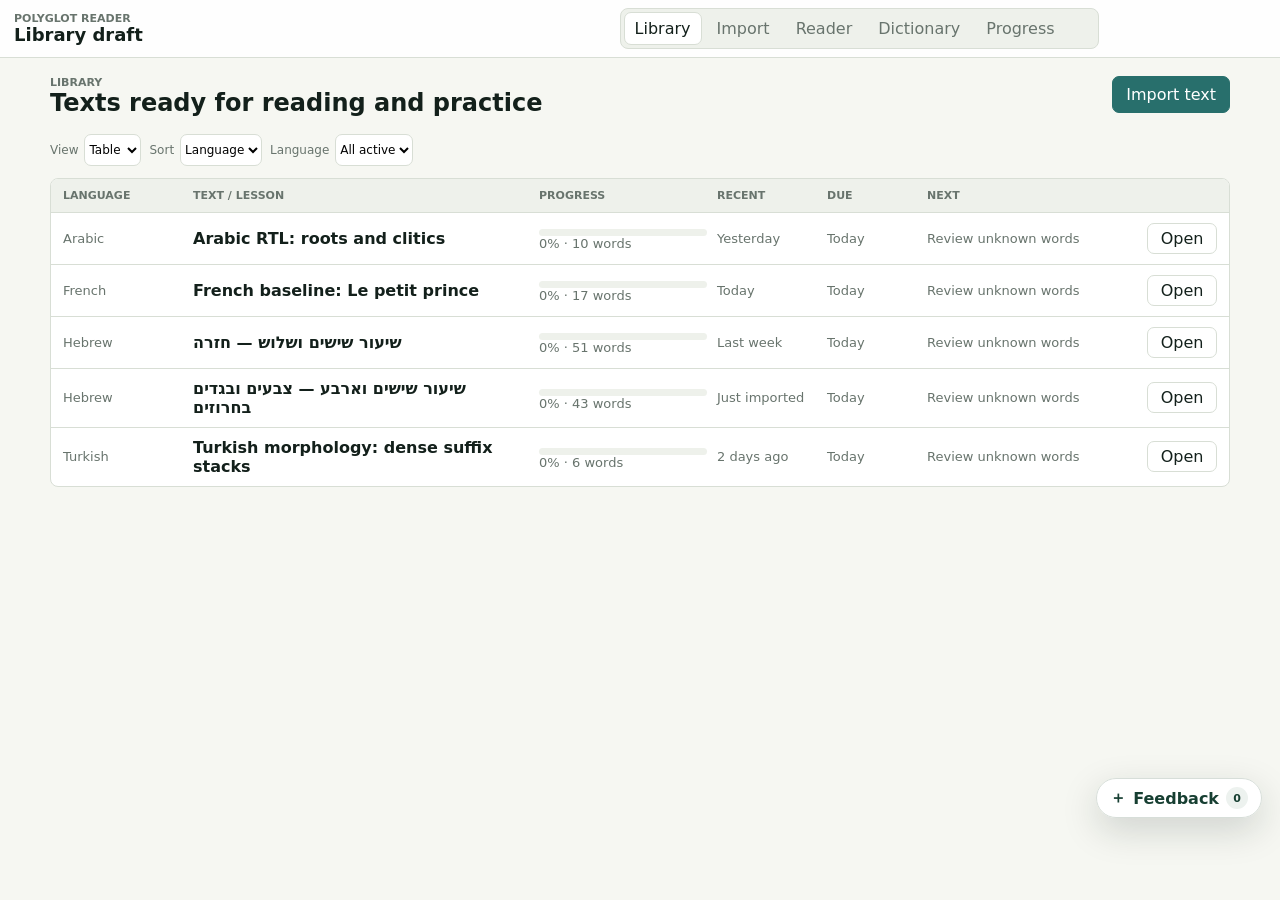
<file: apps/web/index.html>
<!doctype html>
<html lang="en">
  <head>
    <meta charset="utf-8" />
    <meta name="viewport" content="width=device-width, initial-scale=1" />
    <title>Polyglot Interlinear Reader Draft</title>
    <link rel="stylesheet" href="./styles.css?v=rtl-row-label-wrap-v2" />
  </head>
  <body>
    <div class="app-shell">
      <header class="topbar">
        <div class="brand-block">
          <div class="eyebrow">Polyglot Reader</div>
          <h1 id="document-title">Interlinear reading draft</h1>
        </div>

        <nav class="app-nav" aria-label="Draft app sections">
          <button class="app-nav-button is-active" data-view="library" type="button">Library</button>
          <button class="app-nav-button" data-view="import" type="button">Import</button>
          <button class="app-nav-button" data-view="reader" type="button">Reader</button>
          <button class="app-nav-button" data-view="dictionary" type="button">Dictionary</button>
          <button class="app-nav-button" data-view="progress" type="button">Progress</button>
        </nav>

        <label class="language-select-control">
          <span>Text</span>
          <select id="language-select" aria-label="Reader text">
            <option value="french">French</option>
            <option value="hebrew">Hebrew</option>
            <option value="arabic">Arabic</option>
            <option value="turkish">Turkish</option>
          </select>
        </label>

        <button class="icon-button" id="settings-toggle" type="button" aria-expanded="false" aria-controls="settings-panel">
          <span aria-hidden="true">Aa</span>
          <span class="sr-only">Reader settings</span>
        </button>
        <button class="icon-button wide-icon-button" id="word-list-toggle" type="button" aria-expanded="false" aria-controls="word-list-panel">
          <span aria-hidden="true">Words</span>
          <span class="sr-only">Open word list</span>
        </button>
        <button class="icon-button" id="inspector-toggle" type="button" aria-expanded="false" aria-controls="inspector-panel">
          <span aria-hidden="true">i</span>
          <span class="sr-only">Open inspector</span>
        </button>
      </header>

      <main class="main-stage">
        <section class="app-view is-active" id="library-view" aria-label="Text library">
          <div class="page-band">
            <div class="page-heading">
              <div>
                <div class="eyebrow">Library</div>
                <h2>Texts ready for reading and practice</h2>
              </div>
              <button class="primary-action" type="button" data-switch-view="import">Import text</button>
            </div>
            <div class="library-controls">
              <label>View
                <select id="library-view-mode">
                  <option value="table" selected>Table</option>
                  <option value="cards">Cards</option>
                </select>
              </label>
              <label>Sort
                <select id="library-sort">
                  <option value="language" selected>Language</option>
                  <option value="progress">Progress</option>
                  <option value="recent">Recent</option>
                  <option value="due">Due next</option>
                </select>
              </label>
              <label>Language
                <select id="library-language-filter">
                  <option value="all" selected>All active</option>
                  <option value="french">French</option>
                  <option value="he">Hebrew</option>
                  <option value="arabic">Arabic</option>
                  <option value="turkish">Turkish</option>
                </select>
              </label>
            </div>
            <div class="library-grid" id="library-grid"></div>
          </div>
        </section>

        <section class="app-view" id="import-view" aria-label="Import text">
          <div class="page-band import-layout">
            <header class="import-hero">
              <div>
                <div class="eyebrow">Import</div>
                <h2>Paste text</h2>
                <p>Add a language, then open the text in Reader.</p>
              </div>
              <span class="import-save-state" id="import-save-state">Draft saved on this device</span>
            </header>

            <section class="import-simple-card" data-import-panel="source" id="source-review" aria-label="Source text">
              <div class="import-stage-content import-editor">
                <label class="import-primary-text">Paste or type source text
                  <textarea id="import-text" rows="11" autofocus>Merhaba. Pazara gidiyorum.
Bugün elma ve ekmek alacağım.
Sonra evde kahve içeceğiz.</textarea>
                </label>

                <div class="import-language-row">
                  <label>Language
                    <select id="import-language">
                      <option value="turkish">Turkish</option>
                      <option value="arabic">Arabic</option>
                      <option value="hebrew">Hebrew</option>
                      <option value="french">French</option>
                      <option value="new">Add a new language…</option>
                    </select>
                  </label>
                  <span id="import-source-summary">Turkish · 12 words</span>
                </div>

                <div class="import-entry-actions">
                  <button class="primary-action import-open-reader" id="quick-read-import" type="button">Open in Reader</button>
                  <span>Reader opens immediately. You can revise the import later.</span>
                </div>

                <details class="import-more-options">
                  <summary>More import options</summary>
                  <div class="import-more-options-body">
                    <div class="form-grid">
                      <label>Title <input id="import-title" type="text" value="A small market dialogue" /></label>
                      <label>Source <input id="import-source" type="text" value="Personal lesson draft" /></label>
                      <label>Original URL <input id="import-url" type="url" value="https://example.org/lesson/source" /></label>
                      <label>Record date <input id="import-date" type="date" value="2026-07-09" /></label>
                      <label>Tags <input id="import-tags" type="text" value="dialogue, beginner, speaking" /></label>
                      <label class="file-field">Audio file <input id="import-audio" type="file" accept="audio/*" /></label>
                      <label>Import purpose
                        <select id="import-purpose">
                          <option>Reading + speaking practice</option>
                          <option>Dictionary enrichment</option>
                          <option>Teacher assignment</option>
                          <option>External analysis</option>
                        </select>
                      </label>
                    </div>
                    <button id="review-import" type="button">Review parsing before reading</button>
                    <p class="supporting-copy">Future shared pages, captions and library texts can add their source details automatically.</p>
                  </div>
                </details>

                <fieldset id="new-language-panel" class="new-language-panel" hidden>
                  <legend>New language defaults</legend>
                  <div class="form-grid">
                    <label>Name <input id="new-language-name" type="text" placeholder="e.g. Welsh" /></label>
                    <label>ISO code <input id="new-language-code" type="text" maxlength="12" placeholder="e.g. cy" /></label>
                    <label>Writing direction
                      <select id="new-language-direction">
                        <option value="ltr">Left to right</option>
                        <option value="rtl">Right to left</option>
                      </select>
                    </label>
                    <label>Parser/tokenizer
                      <select id="new-language-parser">
                        <option value="generic">Generic word tokenizer</option>
                        <option value="none">No automatic parsing</option>
                      </select>
                    </label>
                    <label>Script/font preference <input id="new-language-script" type="text" placeholder="Optional" /></label>
                    <label>Transliteration convention <input id="new-language-transliteration" type="text" placeholder="Optional" /></label>
                  </div>
                </fieldset>
              </div>
            </section>

            <section class="import-review-flow" id="import-review-flow" aria-label="Advanced import review" hidden>
              <header class="import-review-flow-header">
                <button type="button" data-import-stage="source">← Back to text</button>
                <div><span>Optional review</span><strong>Check parsing before Reader</strong></div>
              </header>

              <article class="import-review-panel" data-import-panel="structure" id="structure-review" hidden>
                <section class="import-stage-content import-preview" aria-label="Import structure review">
                <div class="import-section-intro">
                  <div>
                    <div class="eyebrow">Structure</div>
                    <h2>Check sentence breaks</h2>
                    <p class="supporting-copy"><span id="import-structure-summary">Detected sentence candidates</span>. Continue if these divisions look right.</p>
                  </div>
                  <button type="button" id="rerun-import-preview">Re-run detection</button>
                </div>
                <ol id="import-preview-list" class="preview-list"></ol>
                <div class="validation-list">
                  <span>Language set</span>
                  <span>3 sentence candidates</span>
                  <span>Ready for parser job</span>
                </div>
                <div class="import-review-actions">
                  <button type="button" data-import-stage="source">Edit source</button>
                  <button class="primary-action" type="button" data-import-stage="annotations">Accept structure and continue</button>
                </div>
                </section>
              </article>

              <article class="import-review-panel" data-import-panel="annotations" id="annotation-review" hidden>
                <section class="import-stage-content import-preview" aria-label="Import annotation review">
                <div class="import-section-intro">
                  <div>
                    <div class="eyebrow">Annotations</div>
                    <h2>Review optional linguistic notes</h2>
                    <p class="supporting-copy"><span id="import-annotation-summary">Draft rows</span>. Leave fields blank and continue if you prefer.</p>
                  </div>
                  <button type="button" disabled title="Parser service is not connected yet">Re-run selected</button>
                </div>
                <div id="import-annotation-list" class="import-annotation-list"></div>
                <div class="import-review-actions">
                  <button type="button" data-import-stage="structure">Edit structure</button>
                  <button type="button" disabled title="Local autosave is represented in this draft">Save draft</button>
                  <button class="primary-action" type="button" data-import-stage="reader">Accept annotations and continue</button>
                </div>
                </section>
              </article>

              <article class="import-review-panel" data-import-panel="reader" id="reader-review" hidden>
                <section class="import-stage-content import-reader-ready" aria-label="Imported text ready for Reader">
                <div class="import-ready-icon" aria-hidden="true">✓</div>
                <div>
                  <div class="eyebrow">Ready to read</div>
                  <h2 id="import-ready-title">A small market dialogue</h2>
                  <p id="import-ready-description">Turkish · 3 sentences · annotation draft available</p>
                  <p class="supporting-copy">Reader will retain links back to Source, Structure and Annotations so this document can be corrected later.</p>
                </div>
                <div class="import-ready-actions">
                  <button class="primary-action" id="open-import-reader" type="button">Open Reader</button>
                  <button id="mock-import-confirm" type="button">Save to library</button>
                </div>
                <span id="import-reader-summary" hidden>Ready</span>
                </section>
              </article>
            </section>
          </div>
        </section>

        <section class="app-view" id="reader-view" aria-label="Reader workspace">
          <div class="workspace">
            <section class="reader-panel" aria-label="Interlinear reader">
          <div class="reader-toolbar">
            <div class="document-meta">
              <span id="language-name">French</span>
              <span id="sentence-count">3 sentences</span>
              <span id="direction-label">LTR</span>
            </div>

            <details class="reader-document-menu">
              <summary>Document</summary>
              <div>
                <button type="button" data-edit-import-stage="source">Edit source/details</button>
                <button type="button" data-edit-import-stage="structure">Review structure</button>
                <button type="button" data-edit-import-stage="annotations">Edit annotations</button>
                <button type="button" data-edit-import-stage="source">View provenance</button>
              </div>
            </details>

            <label class="preset-control">
              View
              <select id="row-preset" title="Choose a saved reader row arrangement">
                <option value="reading">Reading</option>
                <option value="interlinear" selected>Interlinear</option>
                <option value="morphology">Morphology</option>
                <option value="cloze">Cloze</option>
                <option value="minimal">Minimal</option>
              </select>
            </label>
            <label class="preset-control">
              Cloze
              <select id="cloze-mode" title="Hide reader fields for active recall">
                <option value="off" selected>Off</option>
                <option value="blank">Hide answer fields</option>
                <option value="first">First character</option>
              </select>
            </label>

            <details class="row-menu" aria-label="Visible interlinear rows">
              <summary>Row Labels</summary>
              <div class="row-menu-options">
                <label class="row-chip" title="Sentence-level translation"><input type="checkbox" data-row="translation" checked /> Translation</label>
                <label class="row-chip" title="Original script row"><input type="checkbox" data-row="surface" checked /> Original</label>
                <label class="row-chip transliteration-chip" title="Pronunciation or romanization row"><input type="checkbox" data-row="transliteration" checked /> Transliteration</label>
                <label class="row-chip morphs-chip" title="Morpheme segmentation row"><input type="checkbox" data-row="morphs" checked /> Morphs</label>
                <label class="row-chip gloss-chip" title="Compact grammatical and inflectional gloss"><input type="checkbox" data-row="gloss" checked /> Grammar gloss</label>
                <label class="row-chip word-translations-chip" title="All stored English meanings for this Hebrew surface spelling"><input type="checkbox" data-row="wordTranslations" /> Word meanings</label>
                <label class="row-chip lemma-chip" title="Dictionary headword row"><input type="checkbox" data-row="lemma" checked /> Lemma</label>
                <label class="row-chip root-chip" title="Root or stem row when parser data exists"><input type="checkbox" data-row="root" /> Root</label>
                <label class="row-chip pos-chip" title="Part of speech row"><input type="checkbox" data-row="pos" checked /> POS</label>
                <label class="row-chip features-chip" title="Grammar feature row"><input type="checkbox" data-row="features" checked /> Features</label>
              </div>
            </details>
          </div>

          <div id="reader" class="reader" aria-live="polite"></div>

          <section class="word-list-panel" id="word-list-panel" hidden>
            <div class="word-list-header">
              <div>
                <div class="eyebrow">Learning list</div>
                <h2>Words in this text</h2>
              </div>
              <div class="word-list-controls">
                <label>
                  Sort
                  <select id="word-sort">
                    <option value="knowledge">Unknown first</option>
                    <option value="target">Target value</option>
                    <option value="frequency">Frequency</option>
                    <option value="alphabetic">Alphabetic</option>
                  </select>
                </label>
                <label>
                  View
                  <select id="word-list-view">
                    <option value="compact">Compact</option>
                    <option value="interlinear" selected>Interlinear</option>
                    <option value="cloze">Cloze</option>
                  </select>
                </label>
              </div>
            </div>
            <div id="word-list-content" class="word-list-content"></div>
          </section>
        </section>

        <aside class="inspector" id="inspector-panel" aria-label="Selected linguistic item">
          <div class="inspector-header">
            <div>
              <div class="eyebrow">Inspector</div>
              <h2 id="inspect-title">Select a word</h2>
            </div>
            <div class="inspector-header-actions">
              <div class="knowledge-stepper" aria-label="Learning stage">
                <button id="knowledge-down" type="button" aria-label="Move learning stage down">↓</button>
                <strong id="knowledge-stage">New</strong>
                <button id="knowledge-up" type="button" aria-label="Move learning stage up">↑</button>
              </div>
              <button class="icon-button" id="inspector-close" type="button" aria-label="Close inspector">x</button>
            </div>
          </div>
          <dl id="inspect-details" class="detail-list">
            <div>
              <dt>Tip</dt>
              <dd>Click a token, morpheme, lemma, root, or feature in the reader.</dd>
            </div>
          </dl>
          <div class="inspector-actions">
            <button type="button">Add note</button>
            <button type="button">Create cloze</button>
            <button type="button">Open page</button>
          </div>
        </aside>

        <aside class="settings-panel" id="settings-panel" aria-label="Reader settings" hidden>
          <div class="settings-header">
            <div>
              <div class="eyebrow">Per-language settings</div>
              <h2>Display</h2>
            </div>
            <button class="icon-button" id="settings-close" type="button" aria-label="Close settings">x</button>
          </div>

          <label>
            Target font size
            <input id="target-size" type="range" min="18" max="42" value="28" />
          </label>
          <label>
            Annotation font size
            <input id="annotation-size" type="range" min="10" max="20" value="13" />
          </label>
          <label>
            Token gap
            <input id="token-gap" type="range" min="8" max="34" value="18" />
          </label>
          <label>
            Row gap
            <input id="row-gap" type="range" min="1" max="10" value="4" />
          </label>
          <label>
            Reading width
            <input id="reading-width" type="range" min="760" max="1320" value="1120" />
          </label>
          <div class="color-grid">
            <label>Original <input id="original-color" type="color" value="#13201b" /></label>
            <label>Translit. <input id="transliteration-color" type="color" value="#59656f" /></label>
            <label>Morphs <input id="morphs-color" type="color" value="#9a5a1f" /></label>
            <label>Gloss <input id="gloss-color" type="color" value="#42526b" /></label>
            <label>Lemma <input id="lemma-color" type="color" value="#2f6f4f" /></label>
            <label>Root/Stem <input id="root-color" type="color" value="#6b4f2a" /></label>
            <label>POS <input id="pos-color" type="color" value="#755a13" /></label>
            <label>Feature <input id="feature-color" type="color" value="#7c3aed" /></label>
            <label>Highlight <input id="highlight-color" type="color" value="#fff2a8" /></label>
          </div>

          <div class="density-buttons" aria-label="Density presets">
            <button type="button" data-density="comfortable">Comfortable</button>
            <button type="button" data-density="standard">Standard</button>
            <button type="button" data-density="compact">Compact</button>
          </div>
        </aside>
          </div>
        </section>

        <section class="app-view" id="dictionary-view" aria-label="Dictionary and entities">
          <div class="page-band dictionary-layout">
            <section>
              <div class="page-heading compact-heading">
                <div>
                <div class="eyebrow">Dictionary</div>
                  <h2>Words, roots, and morphology in one language</h2>
                </div>
                <input class="search-input" id="dictionary-search" type="search" placeholder="Search words, meanings, roots, or morphemes" aria-label="Search dictionary" />
              </div>
              <div class="dictionary-controls">
                <label>Language
                  <select id="dictionary-language">
                    <option value="french">French</option>
                    <option value="hebrew">Hebrew</option>
                    <option value="arabic">Arabic</option>
                    <option value="turkish">Turkish</option>
                  </select>
                </label>
                <label>Scope
                  <select id="dictionary-scope">
                    <option value="recent" selected>Recent words</option>
                    <option value="target">Target lexicon</option>
                    <option value="all">Whole dictionary</option>
                  </select>
                </label>
                <label>Root contains
                  <input id="dictionary-root-filter" type="search" placeholder="e.g. k-t-b" />
                </label>
                <label>Morpheme/type
                  <input id="dictionary-morph-filter" type="search" placeholder="e.g. plural, -ler" />
                </label>
                <label>Part of speech
                  <select id="dictionary-pos-filter">
                    <option value="all" selected>All</option>
                    <option value="NOUN">Noun</option>
                    <option value="VERB">Verb</option>
                    <option value="ADJ">Adjective</option>
                    <option value="PRON">Pronoun</option>
                    <option value="other">Other</option>
                  </select>
                </label>
                <label class="advanced-structure-toggle"><input id="dictionary-advanced" type="checkbox" /> Expanded structural detail</label>
              </div>
              <div class="entity-list" id="entity-list"></div>
            </section>
            <aside class="entity-detail" id="entity-detail" aria-label="Selected entity detail"></aside>
          </div>
        </section>

        <section class="app-view" id="progress-view" aria-label="Learning progress">
          <div class="page-band">
            <div class="page-heading">
              <div>
                <div class="eyebrow">Progress</div>
                <h2>Reading, cloze, and speaking score draft</h2>
              </div>
              <button class="primary-action" type="button" data-switch-view="reader">Practice now</button>
            </div>
            <div class="progress-grid" id="progress-grid"></div>
            <section class="schedule-panel" aria-label="User scheduling suggestions">
              <div class="page-heading compact-heading">
                <div>
                  <div class="eyebrow">User Scheduling</div>
                  <h2>Suggested next work</h2>
                </div>
              </div>
              <div id="schedule-list" class="schedule-list"></div>
            </section>
          </div>
        </section>
      </main>

      <footer class="audio-bar" aria-label="Audio player">
        <div class="transport">
          <button type="button" id="previous-sentence" aria-label="Previous sentence">‹</button>
          <button class="play-button" id="play-toggle" type="button">Play</button>
          <button type="button" id="next-sentence" aria-label="Next sentence">›</button>
        </div>
        <div class="audio-status">
          <span id="audio-label">Sentence 1</span>
          <div class="progress-track"><span id="progress-fill"></span></div>
        </div>
        <div class="audio-options">
          <label class="speed-slider">Speed <strong id="speed-value">0.85x</strong>
            <input id="speed-range" type="range" min="25" max="160" step="5" value="85" />
          </label>
          <button type="button" id="loop-toggle">Sentence loop</button>
          <button type="button" id="ab-start">A</button>
          <button type="button" id="ab-end">B</button>
          <button type="button" id="ab-clear">Clear A-B</button>
          <button type="button" id="record-button">Record</button>
        </div>
      </footer>
    </div>

    <section class="feedback-tools" data-feedback-ui aria-label="Design feedback">
      <button class="feedback-launcher" id="feedback-review-toggle" type="button" aria-expanded="false" aria-controls="feedback-panel">
        <span aria-hidden="true">＋</span>
        <span>Feedback</span>
        <span class="feedback-launcher-count" id="feedback-count">0</span>
      </button>
    </section>

    <div class="feedback-pin-layer" id="feedback-pin-layer" data-feedback-ui aria-hidden="true"></div>

    <aside class="feedback-panel" id="feedback-panel" data-feedback-ui aria-label="Draft design feedback" hidden>
      <header class="feedback-panel-header">
        <div>
          <div class="eyebrow">Design feedback</div>
          <h2>Your notes</h2>
        </div>
        <button class="feedback-icon-button" id="feedback-panel-close" type="button" aria-label="Close feedback panel">×</button>
      </header>
      <div class="feedback-start">
        <p>Tap <strong>Add feedback</strong>, then tap the part of the draft you want to comment on.</p>
        <button class="primary-action" id="feedback-toggle" type="button" aria-pressed="false">
          <span aria-hidden="true">＋</span>
          <span>Add feedback</span>
        </button>
      </div>
      <div class="feedback-summary" aria-live="polite">
        <strong><span id="feedback-local-count">0</span> notes</strong>
        <span><span id="feedback-submitted-count">0</span> linked to GitHub</span>
      </div>
      <button class="primary-action feedback-send" id="feedback-send-github" type="button">Send unsent notes to GitHub</button>
      <div class="feedback-list" id="feedback-list"></div>
      <div class="feedback-panel-actions">
        <details class="feedback-advanced">
          <summary>Advanced</summary>
          <div>
            <button id="feedback-copy" type="button">Copy all notes</button>
            <button id="feedback-export" type="button">Export all notes</button>
            <button class="feedback-clear" id="feedback-clear" type="button">Delete local notes</button>
          </div>
        </details>
      </div>
      <p class="feedback-status" id="feedback-status" role="status" aria-live="polite"></p>
    </aside>

    <dialog class="feedback-dialog" id="feedback-dialog" data-feedback-ui aria-labelledby="feedback-dialog-title">
      <form method="dialog" id="feedback-form">
        <div class="eyebrow">Add feedback</div>
        <h2 id="feedback-dialog-title">Your note</h2>
        <p class="feedback-target-summary" id="feedback-target-summary"></p>
        <label for="feedback-comment">What should change?</label>
        <textarea id="feedback-comment" rows="5" required placeholder="Describe the change you want…"></textarea>
        <p class="feedback-save-explanation">Save keeps this note on this device. It does not send it to GitHub.</p>
        <div class="feedback-dialog-actions">
          <button value="cancel" id="feedback-cancel" type="button">Cancel</button>
          <button class="primary-action" id="feedback-save" type="submit">Save note</button>
        </div>
      </form>
    </dialog>

    <dialog class="feedback-dialog feedback-github-dialog" id="feedback-github-dialog" data-feedback-ui aria-labelledby="feedback-github-title">
      <section>
        <div class="feedback-dialog-heading">
          <div>
            <div class="eyebrow">GitHub</div>
            <h2 id="feedback-github-title">Send unsent notes</h2>
          </div>
          <button class="feedback-icon-button" id="feedback-github-close" type="button" aria-label="Close GitHub preparation">×</button>
        </div>
        <p class="feedback-panel-copy" id="feedback-github-summary"></p>
        <div class="feedback-github-batches" id="feedback-github-batches"></div>
        <p class="feedback-panel-copy"><strong>Important:</strong> opening GitHub does not submit an issue. Submit it on GitHub, then paste its issue URL here so the note can show its GitHub number.</p>
      </section>
    </dialog>

    <script src="./app.js?v=rtl-row-label-columns-v1"></script>
  </body>
</html>
</file>
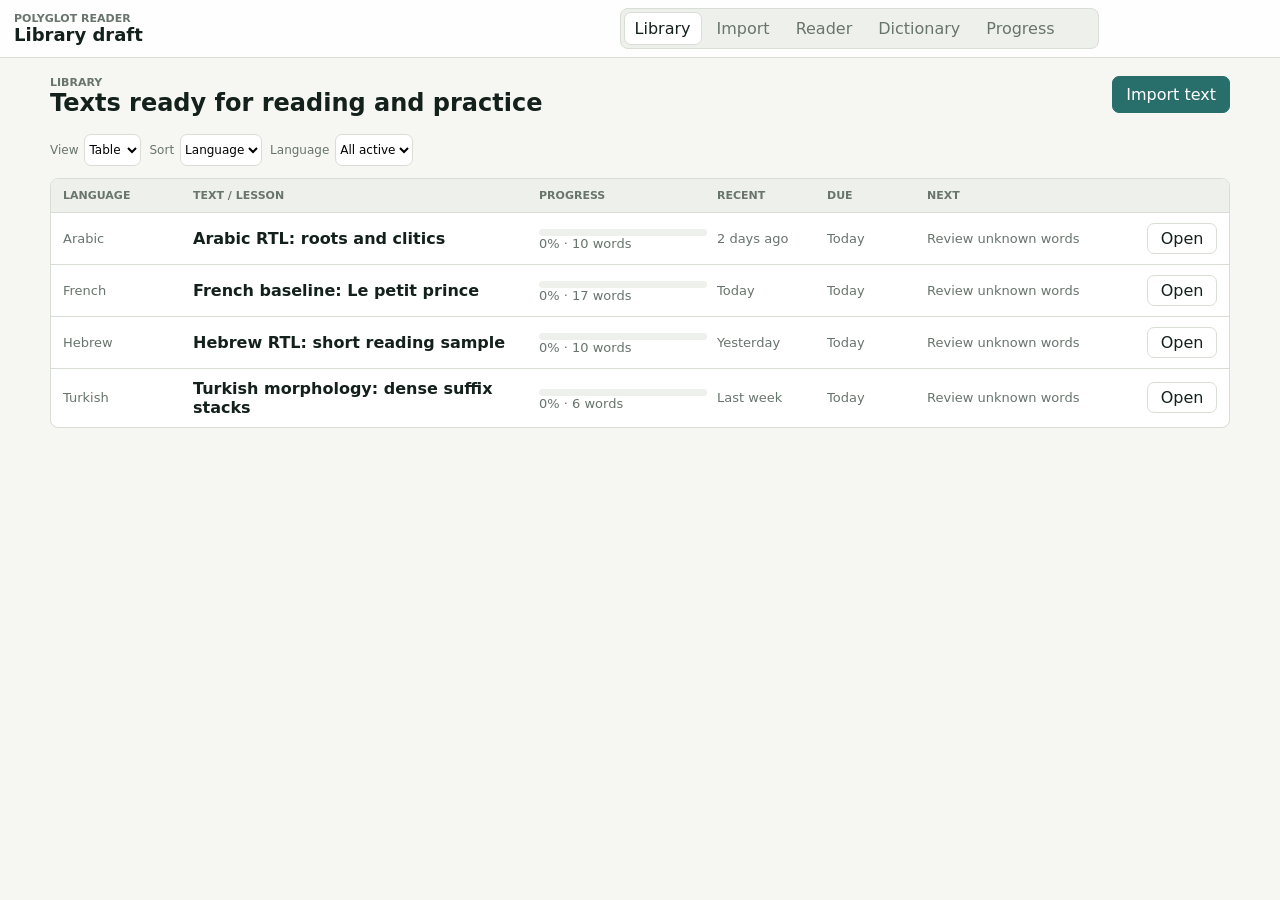
<file: Polyglot Interlinear Reader Draft 3.html>
<!DOCTYPE html>
<html lang="en" style="--target-size: 27px; --annotation-size: 13px; --token-gap: 18px; --row-gap: 4px; --original-color: #13201b; --transliteration-color: #59656f; --morphs-color: #9a5a1f; --gloss-color: #42526b; --lemma-color: #2f6f4f; --root-color: #6b4f2a; --pos-color: #755a13; --feature-color: #315b9d;"><head>
<meta http-equiv="content-type" content="text/html; charset=UTF-8">
    <meta charset="utf-8">
    <meta name="viewport" content="width=device-width, initial-scale=1">
    <title>Polyglot Interlinear Reader Draft</title>
    <link rel="stylesheet" href="Polyglot%20Interlinear%20Reader%20Draft%203_files/styles_0mW2.css">
  </head>
  <body>
    <div class="app-shell" data-view="reader">
      <header class="topbar">
        <div class="brand-block">
          <div class="eyebrow">Polyglot Reader</div>
          <h1 id="document-title">French baseline: Le petit prince</h1>
        </div>

        <nav class="app-nav" aria-label="Draft app sections">
          <button class="app-nav-button" data-view="library" type="button">Library</button>
          <button class="app-nav-button" data-view="import" type="button">Import</button>
          <button class="app-nav-button is-active" data-view="reader" type="button">Reader</button>
          <button class="app-nav-button" data-view="dictionary" type="button">Dictionary</button>
          <button class="app-nav-button" data-view="progress" type="button">Progress</button>
        </nav>

        <label class="language-select-control">
          <span>Language</span>
          <select id="language-select" aria-label="Learning language">
            <option value="french" selected="selected">French</option>
            <option value="hebrew">Hebrew</option>
            <option value="arabic">Arabic</option>
            <option value="turkish">Turkish</option>
          </select>
        </label>

        <button class="icon-button" id="settings-toggle" type="button" aria-expanded="false" aria-controls="settings-panel">
          <span aria-hidden="true">Aa</span>
          <span class="sr-only">Reader settings</span>
        </button>
        <button class="icon-button wide-icon-button" id="word-list-toggle" type="button" aria-expanded="false" aria-controls="word-list-panel">
          <span aria-hidden="true">Words</span>
          <span class="sr-only">Open word list</span>
        </button>
        <button class="icon-button" id="inspector-toggle" type="button" aria-expanded="true" aria-controls="inspector-panel">
          <span aria-hidden="true">i</span>
          <span class="sr-only">Open inspector</span>
        </button>
      </header>

      <main class="main-stage">
        <section class="app-view" id="library-view" aria-label="Text library">
          <div class="page-band">
            <div class="page-heading">
              <div>
                <div class="eyebrow">Library</div>
                <h2>Texts ready for reading and practice</h2>
              </div>
              <button class="primary-action" type="button" data-switch-view="import">Import text</button>
            </div>
            <div class="library-controls">
              <label>View
                <select id="library-view-mode">
                  <option value="table" selected="selected">Table</option>
                  <option value="cards">Cards</option>
                </select>
              </label>
              <label>Sort
                <select id="library-sort">
                  <option value="language" selected="selected">Language</option>
                  <option value="progress">Progress</option>
                  <option value="recent">Recent</option>
                  <option value="due">Due next</option>
                </select>
              </label>
              <label>Language
                <select id="library-language-filter">
                  <option value="all" selected="selected">All active</option>
                  <option value="french">French</option>
                  <option value="hebrew">Hebrew</option>
                  <option value="arabic">Arabic</option>
                  <option value="turkish">Turkish</option>
                </select>
              </label>
            </div>
            <div class="library-grid is-table" id="library-grid"><div class="library-table">
      <div class="library-table-head">
        <span>Language</span><span>Text / lesson</span><span>Progress</span><span>Recent</span><span>Due</span><span>Next</span><span></span>
      </div>
    <article class="library-row">
        <span>Arabic</span>
        <strong>Arabic RTL: roots and clitics</strong>
        <span><div class="meter"><i style="width:0%"></i></div>0% · 10 words</span>
        <span>2 days ago</span>
        <span>Today</span>
        <span>Review unknown words</span>
        <button type="button">Open</button>
      </article><article class="library-row">
        <span>French</span>
        <strong>French baseline: Le petit prince</strong>
        <span><div class="meter"><i style="width:0%"></i></div>0% · 17 words</span>
        <span>Today</span>
        <span>Today</span>
        <span>Review unknown words</span>
        <button type="button">Open</button>
      </article><article class="library-row">
        <span>Hebrew</span>
        <strong>Hebrew RTL: short reading sample</strong>
        <span><div class="meter"><i style="width:0%"></i></div>0% · 10 words</span>
        <span>Yesterday</span>
        <span>Today</span>
        <span>Review unknown words</span>
        <button type="button">Open</button>
      </article><article class="library-row">
        <span>Turkish</span>
        <strong>Turkish morphology: dense suffix stacks</strong>
        <span><div class="meter"><i style="width:0%"></i></div>0% · 6 words</span>
        <span>Last week</span>
        <span>Today</span>
        <span>Review unknown words</span>
        <button type="button">Open</button>
      </article></div></div>
          </div>
        </section>

        <section class="app-view" id="import-view" aria-label="Import text">
          <div class="page-band import-layout">
            <nav class="import-stage-tabs" aria-label="Import review stages">
              <button class="is-active" data-import-stage="source" type="button">1 Source</button>
              <button data-import-stage="structure" type="button">2 Structure review</button>
              <button data-import-stage="annotations" type="button">3 Annotation review</button>
            </nav>
            <section class="import-editor" aria-label="Draft import form">
              <div class="page-heading compact-heading">
                <div>
                  <div class="eyebrow">Import</div>
                  <h2>Preview-confirm text intake</h2>
                </div>
                <button class="primary-action" id="review-import" type="button">Review structure</button>
              </div>
              <div class="form-grid">
                <label>Title <input id="import-title" type="text" value="A small market dialogue"></label>
                <label>Language
                  <select id="import-language">
                    <option value="turkish" selected="selected">Turkish</option>
                    <option value="arabic">Arabic</option>
                    <option value="hebrew">Hebrew</option>
                    <option value="french">French</option>
                    <option value="new">Add a new language…</option>
                  </select>
                </label>
                <label>Source <input type="text" value="Personal lesson draft"></label>
                <label>Tags <input type="text" value="dialogue, beginner, speaking"></label>
                <label>Original URL <input type="url" value="https://example.org/lesson/source"></label>
                <label>Record date <input type="date" value="2026-07-09"></label>
                <label class="file-field">Audio file <input type="file" accept="audio/*"></label>
                <label>Import purpose
                  <select>
                    <option selected="selected">Reading + speaking practice</option>
                    <option>Dictionary enrichment</option>
                    <option>Teacher assignment</option>
                    <option>External analysis</option>
                  </select>
                </label>
              </div>
              <label class="text-input-label">Original text
                <textarea id="import-text" rows="9">Merhaba. Pazara gidiyorum.
Bugün elma ve ekmek alacağım.
Sonra evde kahve içeceğiz.</textarea>
              </label>
              <fieldset id="new-language-panel" class="new-language-panel" hidden="">
                <legend>New language defaults</legend>
                <div class="form-grid">
                  <label>Name <input id="new-language-name" type="text" placeholder="e.g. Welsh"></label>
                  <label>ISO code <input id="new-language-code" type="text" maxlength="12" placeholder="e.g. cy"></label>
                  <label>Writing direction
                    <select id="new-language-direction">
                      <option value="ltr" selected="selected">Left to right</option>
                      <option value="rtl">Right to left</option>
                    </select>
                  </label>
                  <label>Parser/tokenizer
                    <select id="new-language-parser">
                      <option value="generic" selected="selected">Generic word tokenizer</option>
                      <option value="none">No automatic parsing</option>
                    </select>
                  </label>
                  <label>Script/font preference <input id="new-language-script" type="text" placeholder="Optional"></label>
                  <label>Transliteration convention <input id="new-language-transliteration" type="text" placeholder="Optional"></label>
                </div>
              </fieldset>
            </section>
            <section class="import-preview import-review-panel" id="structure-review" aria-label="Import structure review" hidden="">
              <div class="eyebrow">Preview</div>
              <h2>Structure and sentence candidates</h2>
              <p class="supporting-copy">Review the detected units. Split, merge, and reorder controls are represented here before parser integration.</p>
              <ol id="import-preview-list" class="preview-list"><li>
        <strong>1</strong>
        <span>Merhaba.</span>
        <span class="candidate-actions"><button type="button" disabled="disabled" title="Parser editing is not connected yet">Split</button><button type="button" disabled="disabled" title="Parser editing is not connected yet">Merge</button></span>
      </li><li>
        <strong>2</strong>
        <span>Pazara gidiyorum.</span>
        <span class="candidate-actions"><button type="button" disabled="disabled" title="Parser editing is not connected yet">Split</button><button type="button" disabled="disabled" title="Parser editing is not connected yet">Merge</button></span>
      </li><li>
        <strong>3</strong>
        <span>Bugün elma ve ekmek alacağım.</span>
        <span class="candidate-actions"><button type="button" disabled="disabled" title="Parser editing is not connected yet">Split</button><button type="button" disabled="disabled" title="Parser editing is not connected yet">Merge</button></span>
      </li><li>
        <strong>4</strong>
        <span>Sonra evde kahve içeceğiz.</span>
        <span class="candidate-actions"><button type="button" disabled="disabled" title="Parser editing is not connected yet">Split</button><button type="button" disabled="disabled" title="Parser editing is not connected yet">Merge</button></span>
      </li></ol>
              <div class="validation-list">
    <span>Language set</span>
    <span>4 sentence candidates</span>
    <span>Audio optional</span>
    <span>Source URL captured</span>
    <span>Ready for parser job</span>
  </div>
              <div class="import-review-actions">
                <button type="button" data-import-stage="source" class="is-active">Back to source</button>
                <button type="button" id="rerun-import-preview">Re-run detection</button>
                <button class="primary-action" type="button" data-import-stage="annotations">Review annotations</button>
              </div>
            </section>
            <section class="import-preview import-review-panel" id="annotation-review" aria-label="Import annotation review" hidden="">
              <div class="eyebrow">Editable preview</div>
              <h2>Annotations above the resulting reader</h2>
              <p class="supporting-copy">The review sits underneath the source form for width. A wide-screen side-by-side version can still be compared later.</p>
              <div id="import-annotation-list" class="import-annotation-list"><article class="annotation-review-row">
        <div><span>Sentence 1</span><strong>Merhaba.</strong></div>
        <label>Translation <input type="text" placeholder="Add or correct sentence translation"></label>
        <label>Token / lemma / gloss notes <textarea rows="2" placeholder="Parser output will appear here for correction"></textarea></label>
        <div class="annotation-reader-preview"><span>Reader preview</span><p>Merhaba.</p></div>
      </article><article class="annotation-review-row">
        <div><span>Sentence 2</span><strong>Pazara gidiyorum.</strong></div>
        <label>Translation <input type="text" placeholder="Add or correct sentence translation"></label>
        <label>Token / lemma / gloss notes <textarea rows="2" placeholder="Parser output will appear here for correction"></textarea></label>
        <div class="annotation-reader-preview"><span>Reader preview</span><p>Pazara gidiyorum.</p></div>
      </article><article class="annotation-review-row">
        <div><span>Sentence 3</span><strong>Bugün elma ve ekmek alacağım.</strong></div>
        <label>Translation <input type="text" placeholder="Add or correct sentence translation"></label>
        <label>Token / lemma / gloss notes <textarea rows="2" placeholder="Parser output will appear here for correction"></textarea></label>
        <div class="annotation-reader-preview"><span>Reader preview</span><p>Bugün elma ve ekmek alacağım.</p></div>
      </article><article class="annotation-review-row">
        <div><span>Sentence 4</span><strong>Sonra evde kahve içeceğiz.</strong></div>
        <label>Translation <input type="text" placeholder="Add or correct sentence translation"></label>
        <label>Token / lemma / gloss notes <textarea rows="2" placeholder="Parser output will appear here for correction"></textarea></label>
        <div class="annotation-reader-preview"><span>Reader preview</span><p>Sonra evde kahve içeceğiz.</p></div>
      </article></div>
              <div class="import-review-actions">
                <button type="button" data-import-stage="structure">Back to structure</button>
                <button type="button" disabled="disabled" title="Backend persistence is not connected yet">Save draft (backend later)</button>
                <button class="primary-action" id="mock-import-confirm" type="button">Confirm import</button>
                <button type="button" id="open-import-reader">Open in Reader</button>
              </div>
            </section>
          </div>
        </section>

        <section class="app-view is-active" id="reader-view" aria-label="Reader workspace">
          <div class="workspace">
            <section class="reader-panel" aria-label="Interlinear reader">
          <div class="reader-toolbar">
            <div class="document-meta">
              <span id="language-name">French</span>
              <span id="sentence-count">3 sentences</span>
              <span id="direction-label">LTR</span>
            </div>

            <label class="preset-control">
              View
              <select id="row-preset" title="Choose a saved reader row arrangement">
                <option value="reading">Reading</option>
                <option value="interlinear" selected="selected">Interlinear</option>
                <option value="morphology">Morphology</option>
                <option value="cloze">Cloze</option>
                <option value="minimal">Minimal</option>
              </select>
            </label>

            <label class="preset-control">
              Cloze
              <select id="cloze-mode" title="Hide reader fields for active recall">
                <option value="off" selected="selected">Off</option>
                <option value="blank">Hide answer fields</option>
                <option value="first">First character</option>
              </select>
            </label>

            <div class="row-menu" aria-label="Visible interlinear rows">
              <label class="row-chip transliteration-chip" title="Pronunciation or romanization row"><input type="checkbox" data-row="transliteration" checked="checked"> Transliteration</label>
              <label class="row-chip morphs-chip" title="Morpheme segmentation row"><input type="checkbox" data-row="morphs" checked="checked"> Morphs</label>
              <label class="row-chip gloss-chip" title="Short word-by-word meaning row"><input type="checkbox" data-row="gloss" checked="checked"> Gloss</label>
              <label class="row-chip lemma-chip" title="Dictionary headword row"><input type="checkbox" data-row="lemma" checked="checked"> Lemma</label>
              <label class="row-chip root-chip" title="Root or stem row when parser data exists"><input type="checkbox" data-row="root"> Root</label>
              <label class="row-chip pos-chip" title="Part of speech row"><input type="checkbox" data-row="pos" checked="checked"> POS</label>
              <label class="row-chip features-chip" title="Grammar feature row"><input type="checkbox" data-row="features" checked="checked"> Features</label>
            </div>
          </div>

          <div id="reader" class="reader ltr " aria-live="polite" dir="ltr"><div class="reader-inner"><section class="sentence is-active" data-sentence="0"><div class="sentence-progress">Active sentence</div><p class="sentence-translation">The little prince looks at the stars.</p><div class="sentence-tokens"><article class="token-stack  " data-sentence="0" data-token="0"><div class="token-row surface"><button class="clickable" type="button">Le</button></div><div class="token-row transliteration">lə</div><div class="token-row morphs"><span><button class="clickable" type="button">le</button></span></div><div class="token-row gloss">the</div><div class="token-row lemma"><button class="clickable" type="button">le</button></div><div class="token-row pos"><button class="clickable" type="button">DET</button></div><div class="token-row features"><span><button class="clickable feature-pill" type="button">Definite</button><button class="clickable feature-pill" type="button">Masc</button><button class="clickable feature-pill" type="button">Sing</button></span></div></article><article class="token-stack  " data-sentence="0" data-token="1"><div class="token-row surface"><button class="clickable" type="button">petit</button></div><div class="token-row transliteration">pə.ti</div><div class="token-row morphs"><span><button class="clickable" type="button">petit</button></span></div><div class="token-row gloss">small</div><div class="token-row lemma"><button class="clickable" type="button">petit</button></div><div class="token-row pos"><button class="clickable" type="button">ADJ</button></div><div class="token-row features"><span><button class="clickable feature-pill" type="button">Masc</button><button class="clickable feature-pill" type="button">Sing</button></span></div></article><article class="token-stack  " data-sentence="0" data-token="2"><div class="token-row surface"><button class="clickable" type="button">prince</button></div><div class="token-row transliteration">pʁɛ̃s</div><div class="token-row morphs"><span><button class="clickable" type="button">prince</button></span></div><div class="token-row gloss">prince</div><div class="token-row lemma"><button class="clickable" type="button">prince</button></div><div class="token-row pos"><button class="clickable" type="button">NOUN</button></div><div class="token-row features"><span><button class="clickable feature-pill" type="button">Masc</button><button class="clickable feature-pill" type="button">Sing</button></span></div></article><article class="token-stack  " data-sentence="0" data-token="3"><div class="token-row surface"><button class="clickable" type="button">regarde</button></div><div class="token-row transliteration">ʁə.ɡaʁd</div><div class="token-row morphs"><span><button class="clickable" type="button">regard</button>-<button class="clickable" type="button">e</button></span></div><div class="token-row gloss">look-3SG</div><div class="token-row lemma"><button class="clickable" type="button">regarder</button></div><div class="token-row pos"><button class="clickable" type="button">VERB</button></div><div class="token-row features"><span><button class="clickable feature-pill" type="button">Pres</button><button class="clickable feature-pill" type="button">3SG</button></span></div></article><article class="token-stack is-selected is-current" data-sentence="0" data-token="4"><div class="token-row surface"><button class="clickable" type="button">les</button></div><div class="token-row transliteration">le</div><div class="token-row morphs"><span><button class="clickable" type="button">le</button>-<button class="clickable" type="button">s</button></span></div><div class="token-row gloss">the-PL</div><div class="token-row lemma"><button class="clickable" type="button">le</button></div><div class="token-row pos"><button class="clickable" type="button">DET</button></div><div class="token-row features"><span><button class="clickable feature-pill" type="button">Definite</button><button class="clickable feature-pill" type="button">Plur</button></span></div></article><article class="token-stack  " data-sentence="0" data-token="5"><div class="token-row surface"><button class="clickable" type="button">étoiles</button></div><div class="token-row transliteration">e.twal</div><div class="token-row morphs"><span><button class="clickable" type="button">étoile</button>-<button class="clickable" type="button">s</button></span></div><div class="token-row gloss">star-PL</div><div class="token-row lemma"><button class="clickable" type="button">étoile</button></div><div class="token-row pos"><button class="clickable" type="button">NOUN</button></div><div class="token-row features"><span><button class="clickable feature-pill" type="button">Fem</button><button class="clickable feature-pill" type="button">Plur</button></span></div></article><article class="token-stack  " data-sentence="0" data-token="6"><div class="token-row surface"><button class="clickable" type="button">.</button></div><div class="token-row morphs"><span><button class="clickable" type="button">.</button></span></div><div class="token-row gloss">.</div><div class="token-row lemma"><button class="clickable" type="button">.</button></div><div class="token-row pos"><button class="clickable" type="button">PUNCT</button></div></article></div></section><section class="sentence " data-sentence="1"><div class="sentence-progress">Sentence 2</div><p class="sentence-translation">He asks a question to the pilot.</p><div class="sentence-tokens"><article class="token-stack  " data-sentence="1" data-token="0"><div class="token-row surface"><button class="clickable" type="button">Il</button></div><div class="token-row transliteration">il</div><div class="token-row morphs"><span><button class="clickable" type="button">il</button></span></div><div class="token-row gloss">he</div><div class="token-row lemma"><button class="clickable" type="button">il</button></div><div class="token-row pos"><button class="clickable" type="button">PRON</button></div><div class="token-row features"><span><button class="clickable feature-pill" type="button">Masc</button><button class="clickable feature-pill" type="button">Sing</button></span></div></article><article class="token-stack  " data-sentence="1" data-token="1"><div class="token-row surface"><button class="clickable" type="button">pose</button></div><div class="token-row transliteration">poz</div><div class="token-row morphs"><span><button class="clickable" type="button">pos</button>-<button class="clickable" type="button">e</button></span></div><div class="token-row gloss">ask-3SG</div><div class="token-row lemma"><button class="clickable" type="button">poser</button></div><div class="token-row pos"><button class="clickable" type="button">VERB</button></div><div class="token-row features"><span><button class="clickable feature-pill" type="button">Pres</button><button class="clickable feature-pill" type="button">3SG</button></span></div></article><article class="token-stack  " data-sentence="1" data-token="2"><div class="token-row surface"><button class="clickable" type="button">une</button></div><div class="token-row transliteration">yn</div><div class="token-row morphs"><span><button class="clickable" type="button">un</button>-<button class="clickable" type="button">e</button></span></div><div class="token-row gloss">a-FEM</div><div class="token-row lemma"><button class="clickable" type="button">un</button></div><div class="token-row pos"><button class="clickable" type="button">DET</button></div><div class="token-row features"><span><button class="clickable feature-pill" type="button">Indef</button><button class="clickable feature-pill" type="button">Fem</button><button class="clickable feature-pill" type="button">Sing</button></span></div></article><article class="token-stack  " data-sentence="1" data-token="3"><div class="token-row surface"><button class="clickable" type="button">question</button></div><div class="token-row transliteration">kɛs.tjɔ̃</div><div class="token-row morphs"><span><button class="clickable" type="button">question</button></span></div><div class="token-row gloss">question</div><div class="token-row lemma"><button class="clickable" type="button">question</button></div><div class="token-row pos"><button class="clickable" type="button">NOUN</button></div><div class="token-row features"><span><button class="clickable feature-pill" type="button">Fem</button><button class="clickable feature-pill" type="button">Sing</button></span></div></article><article class="token-stack  " data-sentence="1" data-token="4"><div class="token-row surface"><button class="clickable" type="button">au</button></div><div class="token-row transliteration">o</div><div class="token-row morphs"><span><button class="clickable" type="button">à+le</button></span></div><div class="token-row gloss">to+the</div><div class="token-row lemma"><button class="clickable" type="button">à</button></div><div class="token-row pos"><button class="clickable" type="button">ADP+DET</button></div><div class="token-row features"><span><button class="clickable feature-pill" type="button">Contracted</button></span></div></article><article class="token-stack  " data-sentence="1" data-token="5"><div class="token-row surface"><button class="clickable" type="button">pilote</button></div><div class="token-row transliteration">pi.lɔt</div><div class="token-row morphs"><span><button class="clickable" type="button">pilote</button></span></div><div class="token-row gloss">pilot</div><div class="token-row lemma"><button class="clickable" type="button">pilote</button></div><div class="token-row pos"><button class="clickable" type="button">NOUN</button></div><div class="token-row features"><span><button class="clickable feature-pill" type="button">Sing</button></span></div></article><article class="token-stack  " data-sentence="1" data-token="6"><div class="token-row surface"><button class="clickable" type="button">.</button></div><div class="token-row morphs"><span><button class="clickable" type="button">.</button></span></div><div class="token-row gloss">.</div><div class="token-row lemma"><button class="clickable" type="button">.</button></div><div class="token-row pos"><button class="clickable" type="button">PUNCT</button></div></article></div></section><section class="sentence " data-sentence="2"><div class="sentence-progress">Sentence 3</div><p class="sentence-translation">The rose is beautiful, but she is difficult.</p><div class="sentence-tokens"><article class="token-stack  " data-sentence="2" data-token="0"><div class="token-row surface"><button class="clickable" type="button">La</button></div><div class="token-row transliteration">la</div><div class="token-row morphs"><span><button class="clickable" type="button">la</button></span></div><div class="token-row gloss">the</div><div class="token-row lemma"><button class="clickable" type="button">le</button></div><div class="token-row pos"><button class="clickable" type="button">DET</button></div><div class="token-row features"><span><button class="clickable feature-pill" type="button">Definite</button><button class="clickable feature-pill" type="button">Fem</button><button class="clickable feature-pill" type="button">Sing</button></span></div></article><article class="token-stack  " data-sentence="2" data-token="1"><div class="token-row surface"><button class="clickable" type="button">rose</button></div><div class="token-row transliteration">ʁoz</div><div class="token-row morphs"><span><button class="clickable" type="button">rose</button></span></div><div class="token-row gloss">rose</div><div class="token-row lemma"><button class="clickable" type="button">rose</button></div><div class="token-row pos"><button class="clickable" type="button">NOUN</button></div><div class="token-row features"><span><button class="clickable feature-pill" type="button">Fem</button><button class="clickable feature-pill" type="button">Sing</button></span></div></article><article class="token-stack  " data-sentence="2" data-token="2"><div class="token-row surface"><button class="clickable" type="button">est</button></div><div class="token-row transliteration">ɛ</div><div class="token-row morphs"><span><button class="clickable" type="button">est</button></span></div><div class="token-row gloss">is</div><div class="token-row lemma"><button class="clickable" type="button">être</button></div><div class="token-row pos"><button class="clickable" type="button">AUX</button></div><div class="token-row features"><span><button class="clickable feature-pill" type="button">Pres</button><button class="clickable feature-pill" type="button">3SG</button></span></div></article><article class="token-stack  " data-sentence="2" data-token="3"><div class="token-row surface"><button class="clickable" type="button">belle</button></div><div class="token-row transliteration">bɛl</div><div class="token-row morphs"><span><button class="clickable" type="button">bell</button>-<button class="clickable" type="button">e</button></span></div><div class="token-row gloss">beautiful-FEM</div><div class="token-row lemma"><button class="clickable" type="button">beau</button></div><div class="token-row pos"><button class="clickable" type="button">ADJ</button></div><div class="token-row features"><span><button class="clickable feature-pill" type="button">Fem</button><button class="clickable feature-pill" type="button">Sing</button></span></div></article><article class="token-stack  " data-sentence="2" data-token="4"><div class="token-row surface"><button class="clickable" type="button">,</button></div><div class="token-row morphs"><span><button class="clickable" type="button">,</button></span></div><div class="token-row gloss">,</div><div class="token-row lemma"><button class="clickable" type="button">,</button></div><div class="token-row pos"><button class="clickable" type="button">PUNCT</button></div></article><article class="token-stack  " data-sentence="2" data-token="5"><div class="token-row surface"><button class="clickable" type="button">mais</button></div><div class="token-row transliteration">mɛ</div><div class="token-row morphs"><span><button class="clickable" type="button">mais</button></span></div><div class="token-row gloss">but</div><div class="token-row lemma"><button class="clickable" type="button">mais</button></div><div class="token-row pos"><button class="clickable" type="button">CCONJ</button></div></article><article class="token-stack  " data-sentence="2" data-token="6"><div class="token-row surface"><button class="clickable" type="button">elle</button></div><div class="token-row transliteration">ɛl</div><div class="token-row morphs"><span><button class="clickable" type="button">elle</button></span></div><div class="token-row gloss">she</div><div class="token-row lemma"><button class="clickable" type="button">elle</button></div><div class="token-row pos"><button class="clickable" type="button">PRON</button></div><div class="token-row features"><span><button class="clickable feature-pill" type="button">Fem</button><button class="clickable feature-pill" type="button">Sing</button></span></div></article><article class="token-stack  " data-sentence="2" data-token="7"><div class="token-row surface"><button class="clickable" type="button">est</button></div><div class="token-row transliteration">ɛ</div><div class="token-row morphs"><span><button class="clickable" type="button">est</button></span></div><div class="token-row gloss">is</div><div class="token-row lemma"><button class="clickable" type="button">être</button></div><div class="token-row pos"><button class="clickable" type="button">AUX</button></div><div class="token-row features"><span><button class="clickable feature-pill" type="button">Pres</button><button class="clickable feature-pill" type="button">3SG</button></span></div></article><article class="token-stack  " data-sentence="2" data-token="8"><div class="token-row surface"><button class="clickable" type="button">difficile</button></div><div class="token-row transliteration">di.fi.sil</div><div class="token-row morphs"><span><button class="clickable" type="button">difficile</button></span></div><div class="token-row gloss">difficult</div><div class="token-row lemma"><button class="clickable" type="button">difficile</button></div><div class="token-row pos"><button class="clickable" type="button">ADJ</button></div><div class="token-row features"><span><button class="clickable feature-pill" type="button">Sing</button></span></div></article><article class="token-stack  " data-sentence="2" data-token="9"><div class="token-row surface"><button class="clickable" type="button">.</button></div><div class="token-row morphs"><span><button class="clickable" type="button">.</button></span></div><div class="token-row gloss">.</div><div class="token-row lemma"><button class="clickable" type="button">.</button></div><div class="token-row pos"><button class="clickable" type="button">PUNCT</button></div></article></div></section><div class="reader-end-actions"><button type="button">Review word list</button></div></div></div>

          <section class="word-list-panel" id="word-list-panel" hidden="">
            <div class="word-list-header">
              <div>
                <div class="eyebrow">Learning list</div>
                <h2>Words in this text</h2>
              </div>
              <div class="word-list-controls">
                <label>
                  Sort
                  <select id="word-sort">
                    <option value="knowledge" selected="selected">Unknown first</option>
                    <option value="target">Target value</option>
                    <option value="frequency">Frequency</option>
                    <option value="alphabetic">Alphabetic</option>
                  </select>
                </label>
                <label>
                  View
                  <select id="word-list-view">
                    <option value="compact">Compact</option>
                    <option value="interlinear" selected="selected">Interlinear</option>
                    <option value="cloze">Cloze</option>
                  </select>
                </label>
              </div>
            </div>
            <div id="word-list-content" class="word-list-content"><article class="word-card word-card-interlinear">
      <div class="mini-token">
        <strong>Le</strong>
        <span class="transliteration">lə</span>
        <span class="morphs">le</span>
        <span class="gloss">the</span>
        <span class="lemma">le</span>
      </div>
      <div><span>Learning stage</span><div class="meter"><i style="width:0%"></i></div><strong>New</strong></div>
      <div><span>Due</span><strong>Today</strong></div>
      <div><span>Seen</span><strong>3</strong></div>
      <div><span>Target</span><strong>99</strong></div>
    </article><article class="word-card word-card-interlinear">
      <div class="mini-token">
        <strong>petit</strong>
        <span class="transliteration">pə.ti</span>
        <span class="morphs">petit</span>
        <span class="gloss">small</span>
        <span class="lemma">petit</span>
      </div>
      <div><span>Learning stage</span><div class="meter"><i style="width:0%"></i></div><strong>New</strong></div>
      <div><span>Due</span><strong>Today</strong></div>
      <div><span>Seen</span><strong>1</strong></div>
      <div><span>Target</span><strong>83</strong></div>
    </article><article class="word-card word-card-interlinear">
      <div class="mini-token">
        <strong>prince</strong>
        <span class="transliteration">pʁɛ̃s</span>
        <span class="morphs">prince</span>
        <span class="gloss">prince</span>
        <span class="lemma">prince</span>
      </div>
      <div><span>Learning stage</span><div class="meter"><i style="width:0%"></i></div><strong>New</strong></div>
      <div><span>Due</span><strong>Today</strong></div>
      <div><span>Seen</span><strong>1</strong></div>
      <div><span>Target</span><strong>83</strong></div>
    </article><article class="word-card word-card-interlinear">
      <div class="mini-token">
        <strong>regarde</strong>
        <span class="transliteration">ʁə.ɡaʁd</span>
        <span class="morphs">regard-e</span>
        <span class="gloss">look-3SG</span>
        <span class="lemma">regarder</span>
      </div>
      <div><span>Learning stage</span><div class="meter"><i style="width:0%"></i></div><strong>New</strong></div>
      <div><span>Due</span><strong>Today</strong></div>
      <div><span>Seen</span><strong>1</strong></div>
      <div><span>Target</span><strong>83</strong></div>
    </article><article class="word-card word-card-interlinear">
      <div class="mini-token">
        <strong>étoiles</strong>
        <span class="transliteration">e.twal</span>
        <span class="morphs">étoile-s</span>
        <span class="gloss">star-PL</span>
        <span class="lemma">étoile</span>
      </div>
      <div><span>Learning stage</span><div class="meter"><i style="width:0%"></i></div><strong>New</strong></div>
      <div><span>Due</span><strong>Today</strong></div>
      <div><span>Seen</span><strong>1</strong></div>
      <div><span>Target</span><strong>83</strong></div>
    </article><article class="word-card word-card-interlinear">
      <div class="mini-token">
        <strong>Il</strong>
        <span class="transliteration">il</span>
        <span class="morphs">il</span>
        <span class="gloss">he</span>
        <span class="lemma">il</span>
      </div>
      <div><span>Learning stage</span><div class="meter"><i style="width:0%"></i></div><strong>New</strong></div>
      <div><span>Due</span><strong>Today</strong></div>
      <div><span>Seen</span><strong>1</strong></div>
      <div><span>Target</span><strong>83</strong></div>
    </article><article class="word-card word-card-interlinear">
      <div class="mini-token">
        <strong>pose</strong>
        <span class="transliteration">poz</span>
        <span class="morphs">pos-e</span>
        <span class="gloss">ask-3SG</span>
        <span class="lemma">poser</span>
      </div>
      <div><span>Learning stage</span><div class="meter"><i style="width:0%"></i></div><strong>New</strong></div>
      <div><span>Due</span><strong>Today</strong></div>
      <div><span>Seen</span><strong>1</strong></div>
      <div><span>Target</span><strong>83</strong></div>
    </article><article class="word-card word-card-interlinear">
      <div class="mini-token">
        <strong>une</strong>
        <span class="transliteration">yn</span>
        <span class="morphs">un-e</span>
        <span class="gloss">a-FEM</span>
        <span class="lemma">un</span>
      </div>
      <div><span>Learning stage</span><div class="meter"><i style="width:0%"></i></div><strong>New</strong></div>
      <div><span>Due</span><strong>Today</strong></div>
      <div><span>Seen</span><strong>1</strong></div>
      <div><span>Target</span><strong>83</strong></div>
    </article><article class="word-card word-card-interlinear">
      <div class="mini-token">
        <strong>question</strong>
        <span class="transliteration">kɛs.tjɔ̃</span>
        <span class="morphs">question</span>
        <span class="gloss">question</span>
        <span class="lemma">question</span>
      </div>
      <div><span>Learning stage</span><div class="meter"><i style="width:0%"></i></div><strong>New</strong></div>
      <div><span>Due</span><strong>Today</strong></div>
      <div><span>Seen</span><strong>1</strong></div>
      <div><span>Target</span><strong>83</strong></div>
    </article><article class="word-card word-card-interlinear">
      <div class="mini-token">
        <strong>au</strong>
        <span class="transliteration">o</span>
        <span class="morphs">à+le</span>
        <span class="gloss">to+the</span>
        <span class="lemma">à</span>
      </div>
      <div><span>Learning stage</span><div class="meter"><i style="width:0%"></i></div><strong>New</strong></div>
      <div><span>Due</span><strong>Today</strong></div>
      <div><span>Seen</span><strong>1</strong></div>
      <div><span>Target</span><strong>83</strong></div>
    </article><article class="word-card word-card-interlinear">
      <div class="mini-token">
        <strong>pilote</strong>
        <span class="transliteration">pi.lɔt</span>
        <span class="morphs">pilote</span>
        <span class="gloss">pilot</span>
        <span class="lemma">pilote</span>
      </div>
      <div><span>Learning stage</span><div class="meter"><i style="width:0%"></i></div><strong>New</strong></div>
      <div><span>Due</span><strong>Today</strong></div>
      <div><span>Seen</span><strong>1</strong></div>
      <div><span>Target</span><strong>83</strong></div>
    </article><article class="word-card word-card-interlinear">
      <div class="mini-token">
        <strong>rose</strong>
        <span class="transliteration">ʁoz</span>
        <span class="morphs">rose</span>
        <span class="gloss">rose</span>
        <span class="lemma">rose</span>
      </div>
      <div><span>Learning stage</span><div class="meter"><i style="width:0%"></i></div><strong>New</strong></div>
      <div><span>Due</span><strong>Today</strong></div>
      <div><span>Seen</span><strong>1</strong></div>
      <div><span>Target</span><strong>83</strong></div>
    </article><article class="word-card word-card-interlinear">
      <div class="mini-token">
        <strong>est</strong>
        <span class="transliteration">ɛ</span>
        <span class="morphs">est</span>
        <span class="gloss">is</span>
        <span class="lemma">être</span>
      </div>
      <div><span>Learning stage</span><div class="meter"><i style="width:0%"></i></div><strong>New</strong></div>
      <div><span>Due</span><strong>Today</strong></div>
      <div><span>Seen</span><strong>2</strong></div>
      <div><span>Target</span><strong>91</strong></div>
    </article><article class="word-card word-card-interlinear">
      <div class="mini-token">
        <strong>belle</strong>
        <span class="transliteration">bɛl</span>
        <span class="morphs">bell-e</span>
        <span class="gloss">beautiful-FEM</span>
        <span class="lemma">beau</span>
      </div>
      <div><span>Learning stage</span><div class="meter"><i style="width:0%"></i></div><strong>New</strong></div>
      <div><span>Due</span><strong>Today</strong></div>
      <div><span>Seen</span><strong>1</strong></div>
      <div><span>Target</span><strong>83</strong></div>
    </article><article class="word-card word-card-interlinear">
      <div class="mini-token">
        <strong>mais</strong>
        <span class="transliteration">mɛ</span>
        <span class="morphs">mais</span>
        <span class="gloss">but</span>
        <span class="lemma">mais</span>
      </div>
      <div><span>Learning stage</span><div class="meter"><i style="width:0%"></i></div><strong>New</strong></div>
      <div><span>Due</span><strong>Today</strong></div>
      <div><span>Seen</span><strong>1</strong></div>
      <div><span>Target</span><strong>83</strong></div>
    </article><article class="word-card word-card-interlinear">
      <div class="mini-token">
        <strong>elle</strong>
        <span class="transliteration">ɛl</span>
        <span class="morphs">elle</span>
        <span class="gloss">she</span>
        <span class="lemma">elle</span>
      </div>
      <div><span>Learning stage</span><div class="meter"><i style="width:0%"></i></div><strong>New</strong></div>
      <div><span>Due</span><strong>Today</strong></div>
      <div><span>Seen</span><strong>1</strong></div>
      <div><span>Target</span><strong>83</strong></div>
    </article><article class="word-card word-card-interlinear">
      <div class="mini-token">
        <strong>difficile</strong>
        <span class="transliteration">di.fi.sil</span>
        <span class="morphs">difficile</span>
        <span class="gloss">difficult</span>
        <span class="lemma">difficile</span>
      </div>
      <div><span>Learning stage</span><div class="meter"><i style="width:0%"></i></div><strong>New</strong></div>
      <div><span>Due</span><strong>Today</strong></div>
      <div><span>Seen</span><strong>1</strong></div>
      <div><span>Target</span><strong>83</strong></div>
    </article></div>
          </section>
        </section>

        <aside class="inspector" id="inspector-panel" aria-label="Selected linguistic item">
          <div class="inspector-header">
            <div>
              <div class="eyebrow">Inspector</div>
              <h2 id="inspect-title">les</h2>
            </div>
            <div class="inspector-header-actions">
              <div class="knowledge-stepper" aria-label="Learning stage">
                <button id="knowledge-down" type="button" aria-label="Move learning stage down" disabled="disabled">↓</button>
                <strong id="knowledge-stage">New</strong>
                <button id="knowledge-up" type="button" aria-label="Move learning stage up">↑</button>
              </div>
              <button class="icon-button" id="inspector-close" type="button" aria-label="Close inspector">x</button>
            </div>
          </div>
          <dl id="inspect-details" class="detail-list"><div><dt>Type</dt><dd>token</dd></div><div><dt>Lemma</dt><dd>le</dd></div><div><dt>Root</dt><dd>—</dd></div><div><dt>Morphs</dt><dd>le-s</dd></div><div><dt>Gloss</dt><dd>the-PL</dd></div><div><dt>Part of speech</dt><dd>DET</dd></div><div><dt>Features</dt><dd>Definite, Plur</dd></div></dl>
          <div class="inspector-actions">
            <button type="button">Add note</button>
            <button type="button">Create cloze</button>
            <button type="button">Open page</button>
          </div>
        </aside>

        <aside class="settings-panel" id="settings-panel" aria-label="Reader settings" hidden="">
          <div class="settings-header">
            <div>
              <div class="eyebrow">Per-language settings</div>
              <h2>Display</h2>
            </div>
            <button class="icon-button" id="settings-close" type="button" aria-label="Close settings">x</button>
          </div>

          <label>
            Target font size
            <input id="target-size" type="range" min="18" max="42" value="27">
          </label>
          <label>
            Annotation font size
            <input id="annotation-size" type="range" min="10" max="20" value="13">
          </label>
          <label>
            Token gap
            <input id="token-gap" type="range" min="8" max="34" value="18">
          </label>
          <label>
            Row gap
            <input id="row-gap" type="range" min="1" max="10" value="4">
          </label>
          <label>
            Reading width
            <input id="reading-width" type="range" min="760" max="1320" value="1120">
          </label>
          <label>
            RTL transliteration
            <select id="rtl-transliteration-mode">
              <option value="normal" selected="selected">Normal Latin</option>
              <option value="rtl">RTL token flow</option>
              <option value="reverse">Reverse Latin characters</option>
              <option value="morpheme">Reverse by morpheme</option>
            </select>
          </label>

          <div class="color-grid">
            <label>Original <input id="original-color" type="color" value="#13201b"></label>
            <label>Translit. <input id="transliteration-color" type="color" value="#59656f"></label>
            <label>Morphs <input id="morphs-color" type="color" value="#9a5a1f"></label>
            <label>Gloss <input id="gloss-color" type="color" value="#42526b"></label>
            <label>Lemma <input id="lemma-color" type="color" value="#2f6f4f"></label>
            <label>Root/Stem <input id="root-color" type="color" value="#6b4f2a"></label>
            <label>POS <input id="pos-color" type="color" value="#755a13"></label>
            <label>Feature <input id="feature-color" type="color" value="#315b9d"></label>
            <label>Highlight <input id="highlight-color" type="color" value="#fff2a8"></label>
          </div>

          <div class="density-buttons" aria-label="Density presets">
            <button type="button" data-density="comfortable">Comfortable</button>
            <button type="button" data-density="standard">Standard</button>
            <button type="button" data-density="compact">Compact</button>
          </div>
        </aside>
          </div>
        </section>

        <section class="app-view" id="dictionary-view" aria-label="Dictionary and entities">
          <div class="page-band dictionary-layout">
            <section>
              <div class="page-heading compact-heading">
                <div>
                <div class="eyebrow">Dictionary</div>
                  <h2>Words, roots, and morphology in one language</h2>
                </div>
                <input class="search-input" id="dictionary-search" type="search" placeholder="Search words, meanings, roots, or morphemes" aria-label="Search dictionary">
              </div>
              <div class="dictionary-controls">
                <label>Language
                  <select id="dictionary-language">
                    <option value="french" selected="selected">French</option>
                    <option value="hebrew">Hebrew</option>
                    <option value="arabic">Arabic</option>
                    <option value="turkish">Turkish</option>
                  </select>
                </label>
                <label>Scope
                  <select id="dictionary-scope">
                    <option value="recent" selected="selected">Recent words</option>
                    <option value="target">Target lexicon</option>
                    <option value="all">Whole dictionary</option>
                  </select>
                </label>
                <label>Root contains
                  <input id="dictionary-root-filter" type="search" placeholder="e.g. k-t-b">
                </label>
                <label>Morpheme/type
                  <input id="dictionary-morph-filter" type="search" placeholder="e.g. plural, -ler">
                </label>
                <label>Part of speech
                  <select id="dictionary-pos-filter">
                    <option value="all" selected="selected">All</option>
                    <option value="NOUN">Noun</option>
                    <option value="VERB">Verb</option>
                    <option value="ADJ">Adjective</option>
                    <option value="PRON">Pronoun</option>
                    <option value="other">Other</option>
                  </select>
                </label>
                <label class="advanced-structure-toggle"><input id="dictionary-advanced" type="checkbox"> Expanded structural detail</label>
              </div>
              <div class="entity-list" id="entity-list"><div class="entity-table word-dictionary-table ">
    <div class="entity-table-head">
      <span>Word / lemma</span><span>Meaning</span><span>Root</span><span>Morphology</span><span>POS</span><span>Learning stage</span><span>Seen</span><span>Source</span>
      
    </div>
  <button class="entity-table-row is-active" type="button">
      <strong>le</strong>
      <span>the</span>
      <span>—</span>
      <span>le, le-s, la</span>
      <span>DET</span>
      <span><div class="meter"><i style="width:0%"></i></div>New</span>
      <span>3</span>
      <span>French baseline: Le petit prince</span>
      
    </button><button class="entity-table-row " type="button">
      <strong>un</strong>
      <span>a-FEM</span>
      <span>—</span>
      <span>un-e</span>
      <span>DET</span>
      <span><div class="meter"><i style="width:0%"></i></div>New</span>
      <span>1</span>
      <span>French baseline: Le petit prince</span>
      
    </button><button class="entity-table-row " type="button">
      <strong>question</strong>
      <span>question</span>
      <span>—</span>
      <span>question</span>
      <span>NOUN</span>
      <span><div class="meter"><i style="width:0%"></i></div>New</span>
      <span>1</span>
      <span>French baseline: Le petit prince</span>
      
    </button><button class="entity-table-row " type="button">
      <strong>à</strong>
      <span>to+the</span>
      <span>—</span>
      <span>à+le</span>
      <span>ADP+DET</span>
      <span><div class="meter"><i style="width:0%"></i></div>New</span>
      <span>1</span>
      <span>French baseline: Le petit prince</span>
      
    </button><button class="entity-table-row " type="button">
      <strong>pilote</strong>
      <span>pilot</span>
      <span>—</span>
      <span>pilote</span>
      <span>NOUN</span>
      <span><div class="meter"><i style="width:0%"></i></div>New</span>
      <span>1</span>
      <span>French baseline: Le petit prince</span>
      
    </button><button class="entity-table-row " type="button">
      <strong>rose</strong>
      <span>rose</span>
      <span>—</span>
      <span>rose</span>
      <span>NOUN</span>
      <span><div class="meter"><i style="width:0%"></i></div>New</span>
      <span>1</span>
      <span>French baseline: Le petit prince</span>
      
    </button><button class="entity-table-row " type="button">
      <strong>être</strong>
      <span>is</span>
      <span>—</span>
      <span>est</span>
      <span>AUX</span>
      <span><div class="meter"><i style="width:0%"></i></div>New</span>
      <span>2</span>
      <span>French baseline: Le petit prince</span>
      
    </button><button class="entity-table-row " type="button">
      <strong>beau</strong>
      <span>beautiful-FEM</span>
      <span>—</span>
      <span>bell-e</span>
      <span>ADJ</span>
      <span><div class="meter"><i style="width:0%"></i></div>New</span>
      <span>1</span>
      <span>French baseline: Le petit prince</span>
      
    </button><button class="entity-table-row " type="button">
      <strong>mais</strong>
      <span>but</span>
      <span>—</span>
      <span>mais</span>
      <span>CCONJ</span>
      <span><div class="meter"><i style="width:0%"></i></div>New</span>
      <span>1</span>
      <span>French baseline: Le petit prince</span>
      
    </button><button class="entity-table-row " type="button">
      <strong>elle</strong>
      <span>she</span>
      <span>—</span>
      <span>elle</span>
      <span>PRON</span>
      <span><div class="meter"><i style="width:0%"></i></div>New</span>
      <span>1</span>
      <span>French baseline: Le petit prince</span>
      
    </button><button class="entity-table-row " type="button">
      <strong>difficile</strong>
      <span>difficult</span>
      <span>—</span>
      <span>difficile</span>
      <span>ADJ</span>
      <span><div class="meter"><i style="width:0%"></i></div>New</span>
      <span>1</span>
      <span>French baseline: Le petit prince</span>
      
    </button></div></div>
            </section>
            <aside class="entity-detail" id="entity-detail" aria-label="Selected entity detail">
    <div class="eyebrow">French word</div>
    <h2>le</h2>
    <p class="entity-meaning">the</p>
    <dl class="detail-list">
      <div><dt>Learning stage</dt><dd>New</dd></div>
      <div><dt>Root</dt><dd>—</dd></div>
      <div><dt>Morphology</dt><dd>le, le-s, la</dd></div>
      <div><dt>Features</dt><dd>Definite, Masc, Sing, Plur, Fem</dd></div>
      <div><dt>Source text</dt><dd>French baseline: Le petit prince</dd></div>
      <div><dt>Personal editing</dt><dd>Learner note, preferred gloss, learning stage</dd></div>
      <div><dt>Shared editing</dt><dd>Requires later permissions and provenance rules</dd></div>
    </dl>
    <h3>Corpus examples</h3>
    <ul><li>Le petit prince regarde les étoiles.</li><li>La rose est belle, mais elle est difficile.</li></ul>
    <h3>Forms and structural matches</h3>
    <div class="tag-row"><span>Le</span><span>les</span><span>La</span><span>Definite</span><span>Masc</span><span>Sing</span><span>Plur</span><span>Fem</span></div>
  </aside>
          </div>
        </section>

        <section class="app-view" id="progress-view" aria-label="Learning progress">
          <div class="page-band">
            <div class="page-heading">
              <div>
                <div class="eyebrow">Progress</div>
                <h2>Reading, cloze, and speaking score draft</h2>
              </div>
              <button class="primary-action" type="button" data-switch-view="reader">Practice now</button>
            </div>
            <div class="progress-grid" id="progress-grid"><article class="progress-card"><span>All languages</span><strong>0% stage progress</strong><p>43 tracked lemmas · derived only from New/Learning/Acquainted/Well known stages</p></article><article class="progress-card"><span>French</span><strong>0% stage progress</strong><p>17 tracked words · 3 reading units · active language</p></article><article class="progress-card"><span>Hebrew</span><strong>0% stage progress</strong><p>10 tracked words · 2 reading units · available</p></article><article class="progress-card"><span>Arabic</span><strong>0% stage progress</strong><p>10 tracked words · 2 reading units · available</p></article><article class="progress-card"><span>Turkish</span><strong>0% stage progress</strong><p>6 tracked words · 3 reading units · available</p></article></div>
            <section class="schedule-panel" aria-label="User scheduling suggestions">
              <div class="page-heading compact-heading">
                <div>
                  <div class="eyebrow">User Scheduling</div>
                  <h2>Suggested next work</h2>
                </div>
              </div>
              <div id="schedule-list" class="schedule-list"><article class="schedule-card"><span>Review candidate</span><strong>Review New and Learning words in the current reader</strong><p>Stage-based placeholder; scheduling method not yet selected</p></article><article class="schedule-card"><span>Target lexicon</span><strong>Distill high-frequency words from imported texts</strong><p>Frequency data + teacher targets</p></article><article class="schedule-card"><span>Grammar pattern</span><strong>Practise ablative/source patterns</strong><p>Parser feature examples</p></article><article class="schedule-card"><span>Teacher/Maven</span><strong>Assign a short dialogue with audio</strong><p>Speaking practice schedule</p></article></div>
            </section>
          </div>
        </section>
      </main>

      <footer class="audio-bar" aria-label="Audio player">
        <div class="transport">
          <button type="button" id="previous-sentence" aria-label="Previous sentence">‹</button>
          <button class="play-button" id="play-toggle" type="button">Play</button>
          <button type="button" id="next-sentence" aria-label="Next sentence">›</button>
        </div>
        <div class="audio-status">
          <span id="audio-label">French · sentence 1 of 3</span>
          <div class="progress-track"><span id="progress-fill" style="width: 0%;"></span></div>
        </div>
        <div class="audio-options">
          <label class="speed-slider">Speed <strong id="speed-value">0.85x</strong>
            <input id="speed-range" type="range" min="25" max="160" step="5" value="85">
          </label>
          <button type="button" id="loop-toggle">Sentence loop</button>
          <button type="button" id="ab-start">A</button>
          <button type="button" id="ab-end">B</button>
          <button type="button" id="ab-clear">Clear A-B</button>
          <button type="button" id="record-button">Record</button>
        </div>
      </footer>
    </div>

    <script src="Polyglot%20Interlinear%20Reader%20Draft%203_files/app_0mW2.js"></script>
  

</body></html>
</file>
<file: apps/web/styles.css>
:root {
  --bg: #f6f7f2;
  --surface: #ffffff;
  --surface-2: #eef1eb;
  --text: #13201b;
  --muted: #68746d;
  --line: #d8ded5;
  --accent: #286f6c;
  --accent-2: #7c3aed;
  --target-size: 28px;
  --annotation-size: 13px;
  --token-gap: 18px;
  --row-gap: 4px;
  --reading-width: 1120px;
  --original-color: #13201b;
  --transliteration-color: #59656f;
  --morphs-color: #9a5a1f;
  --gloss-color: #42526b;
  --lemma-color: #2f6f4f;
  --root-color: #6b4f2a;
  --pos-color: #755a13;
  --feature-color: #7c3aed;
  --highlight-color: #fff2a8;
  color-scheme: light;
}

* {
  box-sizing: border-box;
}

[hidden] {
  display: none !important;
}

body {
  margin: 0;
  background: var(--bg);
  color: var(--text);
  font-family: Inter, ui-sans-serif, system-ui, -apple-system, BlinkMacSystemFont, "Segoe UI", sans-serif;
}

button,
input,
select {
  font: inherit;
}

button {
  border: 1px solid var(--line);
  background: var(--surface);
  color: var(--text);
  cursor: pointer;
}

button:hover,
button:focus-visible {
  border-color: var(--accent);
  outline: 2px solid color-mix(in srgb, var(--accent) 20%, transparent);
  outline-offset: 1px;
}

.app-shell {
  min-height: 100vh;
  display: grid;
  grid-template-rows: auto 1fr auto;
}

.topbar {
  min-height: 58px;
  padding: 8px 14px;
  border-bottom: 1px solid var(--line);
  background: rgba(255, 255, 255, 0.94);
  display: grid;
  grid-template-columns: minmax(190px, 0.8fr) auto auto auto auto auto;
  gap: 12px;
  align-items: center;
  position: sticky;
  top: 0;
  z-index: 5;
}

.brand-block h1,
.inspector h2,
.settings-panel h2 {
  margin: 0;
}

.brand-block h1 {
  font-size: 18px;
  line-height: 1.15;
}

.eyebrow {
  color: var(--muted);
  font-size: 11px;
  font-weight: 700;
  text-transform: uppercase;
  letter-spacing: 0;
}

.language-select-control {
  display: inline-flex;
  align-items: center;
  gap: 6px;
  color: var(--muted);
  font-size: 12px;
}

.language-select-control select {
  min-height: 34px;
  min-width: 132px;
  border: 1px solid var(--line);
  border-radius: 7px;
  background: var(--surface);
  color: var(--text);
}

.app-nav {
  display: flex;
  gap: 4px;
  padding: 3px;
  background: #eef1eb;
  border: 1px solid var(--line);
  border-radius: 8px;
}

.app-nav-button {
  min-height: 32px;
  padding: 6px 10px;
  border-color: transparent;
  border-radius: 7px;
  background: transparent;
  color: var(--muted);
  white-space: nowrap;
}

.app-nav-button.is-active {
  color: var(--text);
  background: var(--surface);
  border-color: var(--line);
}

.tab,
.icon-button,
.small-button,
.audio-bar button,
.inspector-actions button {
  border-radius: 7px;
}

.tab {
  padding: 7px 10px;
  border-color: transparent;
  background: transparent;
  color: var(--muted);
}

.tab.is-active {
  color: var(--text);
  background: var(--surface);
  border-color: var(--line);
}

.icon-button {
  min-width: 38px;
  min-height: 34px;
  padding: 0 10px;
  font-weight: 700;
}

.wide-icon-button {
  min-width: 58px;
}

.main-stage {
  min-height: 0;
}

.app-view {
  display: none;
  min-height: 0;
}

.app-view.is-active {
  display: block;
}

.app-shell:not([data-view="reader"]) .audio-bar {
  display: none;
}

.page-band {
  min-height: calc(100vh - 76px);
  padding: 18px clamp(14px, 3vw, 34px) 28px;
}

.page-heading {
  display: flex;
  justify-content: space-between;
  gap: 16px;
  align-items: flex-start;
  max-width: 1180px;
  margin: 0 auto 16px;
}

.page-heading h2 {
  margin: 0;
  font-size: 24px;
  line-height: 1.2;
}

.compact-heading {
  margin: 0 0 14px;
}

.primary-action {
  min-height: 36px;
  padding: 8px 13px;
  border-color: var(--accent);
  border-radius: 7px;
  background: var(--accent);
  color: #fff;
}

.library-grid,
.progress-grid {
  max-width: 1180px;
  margin: 0 auto;
  display: grid;
  grid-template-columns: repeat(4, minmax(0, 1fr));
  gap: 12px;
}

.library-controls,
.dictionary-controls {
  max-width: 1180px;
  margin: 0 auto 12px;
  display: flex;
  flex-wrap: wrap;
  gap: 8px;
}

.library-controls label,
.dictionary-controls label {
  display: inline-flex;
  align-items: center;
  gap: 6px;
  color: var(--muted);
  font-size: 12px;
}

.library-controls select,
.dictionary-controls select {
  min-height: 32px;
  border: 1px solid var(--line);
  border-radius: 7px;
  background: var(--surface);
}

.library-grid.is-table {
  display: block;
}

.library-table {
  overflow: auto;
  border: 1px solid var(--line);
  border-radius: 8px;
  background: var(--surface);
}

.library-table-head,
.library-row {
  display: grid;
  grid-template-columns: 120px minmax(220px, 1.6fr) minmax(150px, 0.8fr) 100px 90px minmax(150px, 1fr) 70px;
  gap: 10px;
  align-items: center;
  min-width: 940px;
  padding: 10px 12px;
}

.library-table-head {
  border-bottom: 1px solid var(--line);
  background: var(--surface-2);
  color: var(--muted);
  font-size: 11px;
  font-weight: 700;
  text-transform: uppercase;
}

.library-row + .library-row {
  border-top: 1px solid var(--line);
}

.library-row span {
  color: var(--muted);
  font-size: 13px;
}

.library-row button {
  min-height: 31px;
  border-radius: 7px;
}

.library-card,
.progress-card,
.import-editor,
.import-preview,
.entity-detail {
  border: 1px solid var(--line);
  border-radius: 8px;
  background: var(--surface);
}

.library-card,
.progress-card {
  display: grid;
  gap: 12px;
  align-content: start;
  padding: 14px;
}

.library-card h3 {
  margin: 3px 0 0;
  font-size: 18px;
  line-height: 1.2;
}

.library-card p,
.progress-card p {
  margin: 0;
  color: var(--muted);
  font-size: 13px;
  line-height: 1.45;
}

.library-card button {
  min-height: 34px;
  border-radius: 7px;
}

.card-metrics {
  display: grid;
  gap: 6px;
  color: var(--muted);
  font-size: 12px;
}

.card-metrics span,
.validation-list span,
.tag-row span {
  display: inline-flex;
  width: fit-content;
  padding: 3px 7px;
  border-radius: 999px;
  background: var(--surface-2);
}

.import-layout,
.dictionary-layout {
  max-width: 1180px;
  margin: 0 auto;
  display: grid;
  gap: 12px;
}

.import-layout {
  grid-template-columns: 1fr;
}

.dictionary-layout {
  max-width: 1480px;
  grid-template-columns: 1fr;
}

.import-stage-tabs {
  display: flex;
  flex-wrap: wrap;
  gap: 6px;
}

.import-stage-tabs button {
  min-height: 34px;
  border-radius: 7px;
  color: var(--muted);
}

.import-stage-tabs button.is-active {
  border-color: var(--accent);
  color: var(--text);
  background: color-mix(in srgb, var(--accent) 8%, var(--surface));
}

.import-editor,
.import-preview,
.entity-detail {
  min-width: 0;
  padding: 16px;
}

.form-grid {
  display: grid;
  grid-template-columns: repeat(2, minmax(0, 1fr));
  gap: 10px;
}

.form-grid label,
.text-input-label {
  display: grid;
  gap: 6px;
  color: var(--muted);
  font-size: 13px;
}

.form-grid input,
.form-grid select,
.text-input-label textarea,
.search-input,
.dictionary-controls input {
  width: 100%;
  border: 1px solid var(--line);
  border-radius: 7px;
  background: #fff;
  color: var(--text);
}

.form-grid input,
.form-grid select,
.file-field input,
.search-input,
.dictionary-controls input {
  min-height: 36px;
  padding: 7px 9px;
}

.text-input-label {
  margin-top: 12px;
}

.text-input-label textarea {
  padding: 10px;
  resize: vertical;
  line-height: 1.5;
}

.new-language-panel {
  margin-top: 14px;
  padding: 14px;
  border: 1px solid var(--line);
  border-radius: 8px;
}

.new-language-panel legend {
  color: var(--muted);
  font-size: 12px;
  font-weight: 700;
}

.supporting-copy,
.empty-state {
  color: var(--muted);
  font-size: 13px;
  line-height: 1.45;
}

.import-preview h2,
.entity-detail h2,
.entity-detail h3 {
  margin: 4px 0 12px;
}

.preview-list {
  display: grid;
  gap: 8px;
  margin: 0;
  padding: 0;
  list-style: none;
}

.preview-list li {
  display: grid;
  grid-template-columns: 28px minmax(0, 1fr) auto;
  gap: 8px;
  padding: 9px;
  border: 1px solid var(--line);
  border-radius: 7px;
  background: var(--surface-2);
}

.candidate-actions,
.import-review-actions {
  display: flex;
  flex-wrap: wrap;
  gap: 6px;
}

.candidate-actions button {
  min-height: 28px;
  padding: 4px 7px;
  font-size: 11px;
}

.import-review-actions {
  margin-top: 16px;
  justify-content: flex-end;
}

.import-annotation-list {
  display: grid;
  gap: 10px;
}

.annotation-review-row {
  display: grid;
  grid-template-columns: minmax(180px, 1fr) minmax(180px, 0.8fr) minmax(220px, 1fr);
  gap: 10px;
  padding: 12px;
  border: 1px solid var(--line);
  border-radius: 8px;
  background: var(--surface-2);
}

.annotation-review-row > div,
.annotation-review-row label {
  display: grid;
  gap: 5px;
  color: var(--muted);
  font-size: 12px;
}

.annotation-review-row input,
.annotation-review-row textarea {
  width: 100%;
  padding: 8px;
  border: 1px solid var(--line);
  border-radius: 7px;
  background: var(--surface);
}

.annotation-reader-preview {
  grid-column: 1 / -1;
  padding-top: 8px;
  border-top: 1px solid var(--line);
}

.annotation-reader-preview p {
  margin: 0;
  color: var(--text);
  font-size: 20px;
}

/* Paste-first staged import draft */

.import-hero {
  display: flex;
  align-items: flex-start;
  justify-content: space-between;
  gap: 18px;
  padding: 6px 2px;
}

.import-hero h2 {
  margin: 3px 0 5px;
  font-size: clamp(24px, 4vw, 36px);
  line-height: 1.05;
}

.import-hero p {
  margin: 0;
  color: var(--muted);
}

.import-save-state {
  flex: 0 0 auto;
  padding: 6px 9px;
  border-radius: 999px;
  background: #e5f3eb;
  color: #216544;
  font-size: 12px;
  font-weight: 700;
}

.import-acquisition {
  display: flex;
  gap: 7px;
  overflow-x: auto;
  padding: 4px 0;
}

.import-acquisition button {
  min-height: 38px;
  flex: 0 0 auto;
  border-radius: 8px;
  white-space: nowrap;
}

.import-acquisition button.is-active {
  border-color: var(--accent);
  background: color-mix(in srgb, var(--accent) 8%, var(--surface));
}

.import-acquisition small {
  margin-left: 4px;
  color: var(--muted);
  font-size: 9px;
  text-transform: uppercase;
}

.import-stage-tabs {
  display: grid;
  grid-template-columns: repeat(4, minmax(0, 1fr));
}

.import-stage-tabs button {
  display: inline-flex;
  align-items: center;
  justify-content: center;
  gap: 7px;
}

.import-stage-tabs button strong {
  display: inline-grid;
  width: 23px;
  height: 23px;
  place-items: center;
  border-radius: 999px;
  background: var(--surface-2);
  font-size: 11px;
}

.import-stage-tabs button.is-active strong {
  background: var(--accent);
  color: #fff;
}

.import-stage-card {
  overflow: hidden;
  border: 1px solid var(--line);
  border-radius: 10px;
  background: var(--surface);
}

.import-stage-card.is-active {
  border-color: color-mix(in srgb, var(--accent) 55%, var(--line));
  box-shadow: 0 8px 24px rgba(25, 49, 38, 0.08);
}

.import-stage-heading {
  width: 100%;
  min-height: 56px;
  display: flex;
  align-items: center;
  justify-content: space-between;
  gap: 12px;
  padding: 10px 14px;
  border: 0;
  border-radius: 0;
  background: var(--surface-2);
  color: var(--text);
  text-align: left;
}

.import-stage-card.is-active .import-stage-heading {
  background: color-mix(in srgb, var(--accent) 7%, var(--surface));
}

.import-stage-heading > span:first-child {
  display: grid;
  gap: 3px;
}

.import-stage-heading small {
  color: var(--muted);
  font-size: 11px;
  font-weight: 500;
}

.import-stage-heading > span:last-child {
  font-size: 18px;
  transition: transform 150ms ease;
}

.import-stage-card.is-active .import-stage-heading > span:last-child {
  transform: rotate(180deg);
}

.import-stage-content.import-editor,
.import-stage-content.import-preview {
  border: 0;
  border-radius: 0;
  padding: 16px;
}

.import-primary-text {
  display: grid;
  gap: 7px;
  color: var(--text);
  font-size: 13px;
  font-weight: 700;
}

.import-primary-text textarea {
  width: 100%;
  min-height: 230px;
  box-sizing: border-box;
  padding: 14px;
  border: 2px solid color-mix(in srgb, var(--accent) 40%, var(--line));
  border-radius: 9px;
  background: #fff;
  color: var(--text);
  font: inherit;
  font-size: 17px;
  line-height: 1.55;
  resize: vertical;
}

.import-language-row {
  display: flex;
  align-items: end;
  gap: 12px;
  margin-top: 12px;
}

.import-language-row label {
  display: grid;
  gap: 5px;
  color: var(--muted);
  font-size: 12px;
}

.import-language-row select {
  min-width: 180px;
  min-height: 38px;
  border: 1px solid var(--line);
  border-radius: 7px;
  background: #fff;
}

.import-language-row > span {
  padding-bottom: 9px;
  color: var(--muted);
  font-size: 12px;
}

.import-entry-actions {
  display: flex;
  flex-wrap: wrap;
  align-items: center;
  gap: 8px;
  margin-top: 14px;
}

.import-entry-actions button {
  min-height: 42px;
}

.import-entry-actions span {
  color: var(--muted);
  font-size: 12px;
}

/* Simple default import; review remains available on demand. */

.import-layout {
  max-width: 880px;
  gap: 18px;
}

.import-simple-card,
.import-review-flow {
  overflow: hidden;
  border: 1px solid var(--line);
  border-radius: 14px;
  background: var(--surface);
  box-shadow: 0 10px 30px rgba(25, 49, 38, 0.07);
}

.import-simple-card .import-stage-content.import-editor {
  padding: clamp(16px, 3vw, 26px);
}

.import-open-reader {
  min-width: 190px;
  padding-inline: 22px;
  font-size: 15px;
}

.import-more-options {
  margin-top: 20px;
  border-top: 1px solid var(--line);
}

.import-more-options > summary {
  padding: 16px 2px 4px;
  color: var(--accent);
  font-size: 13px;
  font-weight: 750;
  cursor: pointer;
}

.import-more-options-body {
  display: grid;
  gap: 14px;
  padding-top: 14px;
}

.import-more-options-body > button {
  width: fit-content;
}

.import-review-flow-header {
  display: flex;
  align-items: center;
  gap: 14px;
  padding: 14px 16px;
  border-bottom: 1px solid var(--line);
  background: var(--surface-2);
}

.import-review-flow-header div {
  display: grid;
  gap: 2px;
}

.import-review-flow-header span {
  color: var(--muted);
  font-size: 11px;
  text-transform: uppercase;
  letter-spacing: 0.08em;
}

.import-review-panel .import-stage-content {
  padding: clamp(16px, 3vw, 26px);
}

.import-review-panel[hidden],
.import-review-flow[hidden],
.import-simple-card[hidden] {
  display: none;
}

.import-metadata {
  margin-top: 16px;
  border-top: 1px solid var(--line);
  padding-top: 12px;
}

.import-metadata summary {
  width: fit-content;
  cursor: pointer;
  color: var(--text);
  font-weight: 700;
}

.import-metadata summary span {
  margin-left: 6px;
  color: var(--muted);
  font-size: 10px;
  text-transform: uppercase;
}

.import-metadata .form-grid {
  margin-top: 13px;
}

.import-section-intro {
  display: flex;
  align-items: flex-start;
  justify-content: space-between;
  gap: 14px;
}

.import-section-intro h2 {
  margin: 0 0 4px;
}

.import-section-intro p {
  margin: 0 0 14px;
}

.annotation-review-row {
  display: grid;
  grid-template-columns: 1fr;
}

.annotation-source-line {
  padding-bottom: 10px;
  border-bottom: 1px solid var(--line);
}

.annotation-source-line strong {
  color: var(--text);
  font-size: 19px;
  line-height: 1.4;
}

.annotation-field-grid {
  display: grid;
  grid-template-columns: repeat(2, minmax(0, 1fr));
  gap: 9px;
}

.annotation-field-grid label:last-child {
  grid-column: 1 / -1;
}

.annotation-status {
  width: fit-content;
  padding: 3px 7px;
  border-radius: 999px;
  background: #fff4df;
  color: #8a5a16;
  font-size: 10px;
  font-weight: 700;
}

.import-reader-ready {
  display: grid;
  grid-template-columns: auto minmax(0, 1fr) auto;
  align-items: center;
  gap: 16px;
  padding: 20px;
}

.import-reader-ready[hidden] {
  display: none;
}

.import-ready-icon {
  display: grid;
  width: 46px;
  height: 46px;
  place-items: center;
  border-radius: 999px;
  background: #dff3e8;
  color: #17603e;
  font-size: 22px;
  font-weight: 800;
}

.import-reader-ready h2,
.import-reader-ready p {
  margin: 3px 0;
}

.import-ready-actions {
  display: flex;
  flex-wrap: wrap;
  justify-content: flex-end;
  gap: 8px;
}

.reader-toolbar {
  grid-template-columns: auto auto auto auto minmax(280px, 1fr);
}

.reader-document-menu {
  position: relative;
}

.reader-document-menu summary {
  cursor: pointer;
  color: var(--muted);
  font-size: 12px;
  font-weight: 700;
}

.reader-document-menu > div {
  position: absolute;
  z-index: 20;
  top: calc(100% + 8px);
  left: 0;
  display: grid;
  width: 190px;
  gap: 5px;
  padding: 8px;
  border: 1px solid var(--line);
  border-radius: 8px;
  background: var(--surface);
  box-shadow: 0 12px 30px rgba(25, 49, 38, 0.16);
}

.reader-document-menu button {
  width: 100%;
  text-align: left;
}

.validation-list,
.tag-row {
  display: flex;
  flex-wrap: wrap;
  gap: 7px;
  margin-top: 14px;
  color: var(--muted);
  font-size: 12px;
}

.entity-list {
  display: grid;
  gap: 8px;
}

.entity-table {
  overflow: auto;
  border: 1px solid var(--line);
  border-radius: 8px;
  background: var(--surface);
}

.entity-table-head,
.entity-table-row {
  display: grid;
  grid-template-columns: minmax(110px, 1fr) 120px minmax(110px, 0.8fr) 64px;
  gap: 10px;
  align-items: center;
  width: 100%;
  min-width: 520px;
  padding: 10px;
  border: 0;
  border-radius: 0;
  text-align: left;
}

.word-dictionary-table .entity-table-head,
.word-dictionary-table .entity-table-row {
  grid-template-columns: minmax(120px, 0.8fr) minmax(150px, 1fr) minmax(90px, 0.6fr) minmax(170px, 1.15fr) 70px minmax(120px, 0.75fr) 55px minmax(180px, 1.2fr);
  min-width: 1120px;
}

.word-dictionary-table.is-advanced .entity-table-head,
.word-dictionary-table.is-advanced .entity-table-row {
  grid-template-columns: minmax(120px, 0.8fr) minmax(150px, 1fr) minmax(90px, 0.6fr) minmax(170px, 1.15fr) 70px minmax(120px, 0.75fr) 55px minmax(180px, 1.2fr) minmax(190px, 1.3fr) minmax(130px, 0.9fr);
  min-width: 1500px;
}

.word-dictionary-table .entity-table-row span {
  overflow-wrap: anywhere;
  color: var(--muted);
  font-size: 12px;
}

.advanced-structure-toggle {
  padding: 6px 8px;
  border: 1px solid var(--line);
  border-radius: 7px;
  background: var(--surface);
}

.entity-table-head {
  background: var(--surface-2);
  color: var(--muted);
  font-size: 11px;
  font-weight: 700;
  text-transform: uppercase;
}

.entity-table-row + .entity-table-row {
  border-top: 1px solid var(--line);
}

.entity-table-row.is-active {
  background: color-mix(in srgb, var(--accent) 8%, var(--surface));
}

.entity-row {
  display: grid;
  gap: 3px;
  width: 100%;
  padding: 11px;
  border-radius: 7px;
  text-align: left;
}

.entity-row.is-active {
  border-color: var(--accent);
  background: color-mix(in srgb, var(--accent) 8%, var(--surface));
}

.entity-row span,
.entity-meaning {
  color: var(--muted);
}

.entity-detail ul {
  display: grid;
  gap: 7px;
  margin: 0;
  padding-left: 18px;
}

.progress-card span {
  color: var(--muted);
  font-size: 12px;
  font-weight: 700;
  text-transform: uppercase;
}

.progress-card strong {
  font-size: 34px;
  line-height: 1;
}

.schedule-panel {
  max-width: 1180px;
  margin: 14px auto 0;
}

.schedule-list {
  display: grid;
  grid-template-columns: repeat(4, minmax(0, 1fr));
  gap: 12px;
}

.schedule-card {
  display: grid;
  gap: 8px;
  padding: 14px;
  border: 1px solid var(--line);
  border-radius: 8px;
  background: var(--surface);
}

.schedule-card span {
  color: var(--muted);
  font-size: 12px;
  font-weight: 700;
  text-transform: uppercase;
}

.schedule-card p {
  margin: 0;
  color: var(--muted);
  font-size: 13px;
  line-height: 1.4;
}

.workspace {
  min-height: 0;
  display: grid;
  grid-template-columns: minmax(0, 1fr) 320px;
  gap: 10px;
  padding: 10px;
  transition: grid-template-columns 180ms ease;
}

.workspace.inspector-collapsed {
  grid-template-columns: minmax(0, 1fr) 48px;
}

.reader-panel {
  min-width: 0;
  background: var(--surface);
  border: 1px solid var(--line);
  border-radius: 8px;
  overflow: hidden;
  display: grid;
  grid-template-rows: auto 1fr;
}

.reader-toolbar {
  min-height: 42px;
  padding: 8px 12px;
  border-bottom: 1px solid var(--line);
  display: grid;
  grid-template-columns: auto auto auto minmax(280px, 1fr);
  gap: 12px;
  align-items: center;
}

.document-meta {
  display: flex;
  flex-wrap: wrap;
  gap: 8px;
  color: var(--muted);
  font-size: 12px;
}

.document-meta span {
  padding: 2px 7px;
  background: var(--surface-2);
  border-radius: 999px;
}

.row-menu {
  position: relative;
  color: var(--muted);
  font-size: 12px;
}

.row-menu summary {
  min-height: 30px;
  padding: 6px 9px;
  border: 1px solid var(--line);
  border-radius: 7px;
  background: var(--surface);
  color: var(--text);
  cursor: pointer;
  list-style-position: inside;
  white-space: nowrap;
}

.row-menu-options {
  position: absolute;
  top: calc(100% + 5px);
  right: 0;
  z-index: 8;
  width: min(520px, calc(100vw - 28px));
  padding: 9px;
  border: 1px solid var(--line);
  border-radius: 8px;
  background: var(--surface);
  box-shadow: 0 14px 34px rgba(27, 36, 32, 0.16);
  display: flex;
  flex-wrap: wrap;
  justify-content: flex-end;
  gap: 7px;
}

.row-menu label {
  display: inline-flex;
  gap: 4px;
  align-items: center;
  white-space: nowrap;
}

.row-chip {
  padding: 2px 6px;
  border: 1px solid var(--line);
  border-radius: 999px;
  background: var(--surface);
}

.transliteration-chip {
  color: var(--transliteration-color);
}

.morphs-chip {
  color: var(--morphs-color);
}

.gloss-chip {
  color: var(--gloss-color);
}

.word-translations-chip {
  color: var(--text);
}

.lemma-chip {
  color: var(--lemma-color);
}

.root-chip {
  color: var(--root-color);
}

.pos-chip {
  color: var(--pos-color);
}

.features-chip {
  color: var(--feature-color);
}

.preset-control {
  display: inline-flex;
  align-items: center;
  gap: 6px;
  color: var(--muted);
  font-size: 12px;
  white-space: nowrap;
}

.preset-control select {
  min-height: 30px;
  border: 1px solid var(--line);
  border-radius: 7px;
  background: var(--surface);
  color: var(--text);
}

.reader {
  min-height: 0;
  overflow: auto;
  height: calc(100vh - 180px);
  padding: 18px clamp(14px, 3vw, 36px) 90px;
}

.reader-inner {
  max-width: var(--reading-width);
  margin: 0 auto;
}

.reader-end-actions {
  display: flex;
  justify-content: center;
  padding: 20px 0 4px;
}

.reader-end-actions button {
  min-height: 36px;
  padding: 7px 14px;
  border-radius: 7px;
}

.sentence {
  padding: 8px 0 18px;
  border-bottom: 1px solid color-mix(in srgb, var(--line) 72%, transparent);
}

.reader-data-notice {
  display: flex;
  flex-wrap: wrap;
  gap: 5px 10px;
  margin: 0 0 10px;
  padding: 8px 10px;
  border: 1px solid var(--line);
  border-radius: 7px;
  background: var(--surface-2);
  color: var(--muted);
  font-size: 12px;
  direction: ltr;
  text-align: left;
}

.reader-data-notice strong {
  color: var(--text);
}

.sentence + .sentence {
  margin-top: 8px;
}

.sentence.is-active {
  background: linear-gradient(90deg, color-mix(in srgb, var(--highlight-color) 55%, transparent), transparent 60%);
  box-shadow: -16px 0 0 color-mix(in srgb, var(--highlight-color) 55%, transparent);
}

.sentence-translation {
  margin: 0;
  color: var(--muted);
  font-size: 15px;
  line-height: 1.45;
  direction: ltr;
  text-align: left;
}

.sentence-translation-layout,
.sentence-interlinear-layout {
  display: grid;
  gap: 8px;
  align-items: start;
}

.sentence-translation-layout {
  margin-bottom: 8px;
}

.rtl .sentence-translation-layout,
.rtl .sentence-interlinear-layout {
  grid-template-columns: minmax(0, 1fr) 132px;
}

.ltr .sentence-translation-layout,
.ltr .sentence-interlinear-layout {
  grid-template-columns: 132px minmax(0, 1fr);
}

.rtl .sentence-translation,
.rtl .sentence-tokens {
  grid-column: 1;
}

.rtl .translation-label,
.rtl .sentence-row-labels {
  grid-column: 2;
}

.ltr .sentence-translation,
.ltr .sentence-tokens {
  grid-column: 2;
}

.ltr .translation-label,
.ltr .sentence-row-labels {
  grid-column: 1;
}

.sentence-tokens {
  display: flex;
  flex-wrap: wrap;
  gap: 12px var(--token-gap);
  align-items: flex-start;
  direction: inherit;
  min-width: 0;
  overflow-x: visible;
  padding: 2px 2px 5px;
}

.sentence-row-labels,
.token-stack {
  display: flex;
  flex-direction: column;
  gap: var(--row-gap);
}

.sentence-row-labels {
  min-width: 0;
  padding: 2px 0 5px;
}

.interlinear-row-label {
  display: flex;
  align-items: flex-start;
  gap: 5px;
  min-width: 0;
  padding: 1px 3px;
  color: var(--muted);
  font-size: 11px;
  font-weight: 650;
  line-height: 1.15;
  direction: ltr;
  text-align: left;
  overflow: hidden;
}

.interlinear-row-label input {
  flex: 0 0 auto;
  width: 13px;
  height: 13px;
  margin: 0;
}

.interlinear-row-label span {
  min-width: 0;
  overflow-wrap: anywhere;
}

.row-label-transliteration { color: var(--transliteration-color); }
.row-label-morphs { color: var(--morphs-color); }
.row-label-gloss { color: var(--gloss-color); }
.row-label-lemma { color: var(--lemma-color); }
.row-label-root { color: var(--root-color); }
.row-label-pos { color: var(--pos-color); }
.row-label-features { color: var(--feature-color); }

.translation-label {
  grid-row: 1;
  min-height: 1.45em;
}

.sentence-progress {
  display: inline-flex;
  align-items: center;
  gap: 6px;
  margin-bottom: 8px;
  color: var(--muted);
  font-size: 12px;
}

.token-stack {
  align-items: flex-start;
  flex: 0 0 auto;
  min-width: min-content;
  max-width: 250px;
  padding: 2px 2px 4px;
  border-radius: 6px;
  direction: inherit;
}

.token-stack.is-current {
  outline: 2px solid var(--accent);
  outline-offset: 2px;
  background: color-mix(in srgb, var(--highlight-color) 70%, transparent);
}

.token-stack:hover,
.token-stack.is-selected {
  background: color-mix(in srgb, var(--highlight-color) 54%, transparent);
}

.rtl .token-stack {
  align-items: flex-end;
}

.token-row {
  min-height: 1em;
  line-height: 1.12;
  white-space: normal;
  overflow-wrap: anywhere;
}

.token-row.is-empty {
  visibility: hidden;
}

.surface {
  color: var(--original-color);
  font-size: var(--target-size);
  font-weight: 650;
  line-height: 1.18;
}

.transliteration,
.morphs,
.gloss,
.word-translations,
.lemma,
.root,
.pos,
.features {
  font-size: var(--annotation-size);
}

.transliteration {
  color: var(--transliteration-color);
}

.morphs {
  color: var(--morphs-color);
  font-weight: 650;
}

.gloss {
  color: var(--gloss-color);
}

.word-translations {
  color: var(--text);
  font-size: calc(var(--annotation-size) * 0.95);
  line-height: 1.25;
  opacity: 0.88;
}

.lemma {
  color: var(--lemma-color);
}

.root {
  color: var(--root-color);
  font-weight: 650;
}

.root-entity {
  display: inline-flex;
  flex-direction: column;
  align-items: flex-end;
  gap: 1px;
  text-decoration: none;
}

.root-script,
.inspector-root-script {
  color: var(--original-color);
  font-size: calc(var(--target-size) * 0.72);
  font-weight: 700;
  line-height: 1;
}

.root-transliteration {
  color: var(--root-color);
  font-size: var(--annotation-size);
  font-weight: 750;
  letter-spacing: 0.06em;
}

.pos {
  color: var(--pos-color);
}

.features {
  color: var(--feature-color);
}

.clickable {
  border: 0;
  padding: 0;
  background: transparent;
  color: inherit;
  text-align: inherit;
  text-decoration: underline;
  text-decoration-thickness: 1px;
  text-underline-offset: 2px;
  border-radius: 3px;
}

.surface .clickable {
  text-decoration: none;
}

.feature-pill {
  display: inline-flex;
  padding: 1px 4px;
  margin-inline-end: 3px;
  border: 1px solid color-mix(in srgb, var(--feature-color) 38%, var(--line));
  border-radius: 999px;
  background: color-mix(in srgb, var(--feature-color) 9%, transparent);
  font-size: calc(var(--annotation-size) - 1px);
}

.rtl .transliteration,
.rtl .morphs,
.rtl .gloss,
.rtl .word-translations,
.rtl .pos,
.rtl .features {
  direction: ltr;
  text-align: right;
  unicode-bidi: isolate;
}

.rtl .lemma,
.rtl .root-script {
  direction: rtl;
  text-align: right;
  unicode-bidi: isolate;
}

.latin-annotation,
.root-transliteration {
  direction: ltr;
  text-align: right;
  unicode-bidi: isolate;
}

.dictionary-root {
  display: inline-flex;
  flex-direction: column;
  align-items: flex-start;
}

.dictionary-root small {
  color: var(--root-color);
  font-size: 0.9em;
  font-weight: 700;
  letter-spacing: 0.04em;
}

.rtl .root {
  text-align: right;
}

.rtl .root-entity {
  align-items: flex-end;
}

.cloze-hidden {
  display: inline-block;
  min-width: 3.5ch;
  border-bottom: 2px solid currentColor;
  color: transparent;
}

.cloze-first {
  letter-spacing: 0.04em;
}

.inspector,
.settings-panel {
  min-width: 0;
  background: var(--surface);
  border: 1px solid var(--line);
  border-radius: 8px;
  padding: 14px;
  overflow: auto;
}

.inspector {
  display: flex;
  flex-direction: column;
  gap: 14px;
  min-height: 0;
  height: calc(100vh - 180px);
  transition: padding 180ms ease;
}

.knowledge-stepper {
  display: inline-grid;
  grid-template-columns: 30px minmax(84px, auto) 30px;
  align-items: center;
  gap: 4px;
  padding: 3px;
  border: 1px solid var(--line);
  border-radius: 8px;
  background: var(--surface-2);
}

.knowledge-stepper button {
  min-height: 28px;
  padding: 3px;
  border-radius: 6px;
}

.knowledge-stepper strong {
  text-align: center;
  font-size: 12px;
}

.workspace.inspector-collapsed .inspector {
  padding: 6px;
  align-items: center;
  overflow: hidden;
}

.workspace.inspector-collapsed .inspector .inspector-header > div,
.workspace.inspector-collapsed .inspector .small-button,
.workspace.inspector-collapsed .detail-list,
.workspace.inspector-collapsed .inspector-actions {
  display: none;
}

.inspector-header,
.settings-header {
  display: flex;
  justify-content: space-between;
  gap: 12px;
  align-items: start;
}

.inspector-header {
  flex-direction: column;
}

.inspector-header > div:first-child,
.inspector-header-actions {
  width: 100%;
}

.inspector-header-actions {
  justify-content: space-between;
}

.inspector h2,
.settings-panel h2 {
  font-size: 18px;
}

.small-button {
  padding: 6px 9px;
}

.inspector-header-actions {
  display: flex;
  gap: 6px;
}

.workspace.inspector-collapsed .inspector-header-actions {
  display: block;
}

.detail-list {
  display: grid;
  gap: 10px;
  margin: 0;
}

.detail-list div {
  padding: 9px;
  background: var(--surface-2);
  border-radius: 7px;
}

.detail-list dt {
  margin-bottom: 3px;
  color: var(--muted);
  font-size: 11px;
  font-weight: 700;
  text-transform: uppercase;
}

.detail-list dd {
  margin: 0;
  font-size: 14px;
  line-height: 1.4;
}

.inspector-actions {
  display: grid;
  gap: 7px;
  margin-top: auto;
}

.inspector-actions button {
  padding: 9px;
  text-align: left;
}

.settings-panel {
  position: fixed;
  top: 70px;
  right: 12px;
  z-index: 10;
  width: min(370px, calc(100vw - 24px));
  max-height: calc(100vh - 150px);
  box-shadow: 0 18px 48px rgba(27, 36, 32, 0.18);
}

.settings-panel label {
  display: grid;
  gap: 7px;
  margin-top: 14px;
  color: var(--muted);
  font-size: 13px;
}

.settings-panel input[type="range"] {
  width: 100%;
}

.color-grid {
  display: grid;
  grid-template-columns: 1fr 1fr;
  gap: 8px 12px;
  margin-top: 8px;
}

.density-buttons {
  display: grid;
  grid-template-columns: repeat(3, 1fr);
  gap: 6px;
  margin-top: 16px;
}

.density-buttons button {
  min-height: 32px;
  border-radius: 7px;
  font-size: 12px;
}

.word-list-panel {
  max-width: var(--reading-width);
  margin: 0 auto 96px;
  padding: 16px;
  border-top: 1px solid var(--line);
  background: color-mix(in srgb, var(--surface-2) 68%, var(--surface));
}

.word-list-header {
  display: flex;
  justify-content: space-between;
  gap: 14px;
  align-items: start;
  margin-bottom: 12px;
}

.word-list-header h2 {
  margin: 0;
  font-size: 20px;
}

.word-list-controls {
  display: flex;
  flex-wrap: wrap;
  justify-content: flex-end;
  gap: 8px;
}

.word-list-controls label {
  display: inline-flex;
  align-items: center;
  gap: 6px;
  color: var(--muted);
  font-size: 12px;
}

.word-list-controls select {
  min-height: 30px;
  border: 1px solid var(--line);
  border-radius: 7px;
  background: var(--surface);
}

.word-list-content {
  display: grid;
  gap: 8px;
}

.word-card {
  display: grid;
  grid-template-columns: minmax(150px, 1.3fr) repeat(3, minmax(84px, 0.6fr));
  gap: 10px;
  align-items: center;
  padding: 10px;
  border: 1px solid var(--line);
  border-radius: 8px;
  background: var(--surface);
}

.word-card strong {
  display: block;
  font-size: 18px;
}

.word-card span {
  color: var(--muted);
  font-size: 12px;
}

.word-card-interlinear,
.word-card-cloze {
  grid-template-columns: minmax(190px, 1.6fr) minmax(120px, 1fr) minmax(76px, 0.45fr) minmax(76px, 0.45fr) minmax(76px, 0.45fr);
}

.mini-token {
  display: grid;
  gap: 2px;
}

.mini-token strong {
  font-size: 19px;
}

.mini-token span {
  font-size: 12px;
}

.meter {
  height: 7px;
  margin-top: 4px;
  overflow: hidden;
  border-radius: 999px;
  background: var(--surface-2);
}

.meter > i {
  display: block;
  height: 100%;
  background: var(--accent);
}

.audio-bar {
  min-height: 58px;
  padding: 8px 12px;
  border-top: 1px solid var(--line);
  background: rgba(255, 255, 255, 0.96);
  display: grid;
  grid-template-columns: auto minmax(160px, 1fr) minmax(360px, auto);
  gap: 12px;
  align-items: center;
  position: sticky;
  bottom: 0;
  z-index: 5;
}

.transport,
.audio-options {
  display: flex;
  align-items: center;
  gap: 6px;
}

.audio-bar button,
.audio-options select {
  min-height: 34px;
  padding: 6px 10px;
}

.play-button {
  min-width: 72px;
  background: var(--accent);
  border-color: var(--accent);
  color: #fff;
}

.audio-status {
  display: grid;
  gap: 6px;
  color: var(--muted);
  font-size: 13px;
}

.progress-track {
  height: 6px;
  overflow: hidden;
  border-radius: 999px;
  background: var(--surface-2);
}

#progress-fill {
  display: block;
  width: 0%;
  height: 100%;
  background: var(--accent);
  transition: width 220ms ease;
}

.audio-options label {
  display: inline-flex;
  align-items: center;
  gap: 6px;
  color: var(--muted);
  font-size: 13px;
}

.speed-slider {
  min-width: 210px;
}

.speed-slider input {
  width: 120px;
  accent-color: var(--accent);
}

.sr-only {
  width: 1px;
  height: 1px;
  padding: 0;
  margin: -1px;
  overflow: hidden;
  clip: rect(0, 0, 0, 0);
  white-space: nowrap;
  border: 0;
  position: absolute;
}

/* Design feedback mode */

.feedback-tools {
  position: fixed;
  right: 18px;
  bottom: 82px;
  z-index: 120;
  display: block;
}

.app-shell[data-view="import"] ~ .feedback-tools {
  right: 18px;
  left: auto;
}

.feedback-launcher,
.feedback-toggle {
  min-height: 40px;
  border: 0;
  border-radius: 999px;
  padding: 0 13px;
  font-weight: 700;
  cursor: pointer;
}

.feedback-launcher {
  display: inline-flex;
  align-items: center;
  gap: 7px;
  border: 1px solid #d7ded9;
  background: rgba(255, 255, 255, 0.97);
  color: #173f32;
  box-shadow: 0 12px 36px rgba(20, 37, 29, 0.17);
  backdrop-filter: blur(12px);
}

.feedback-launcher.is-selecting {
  border-color: #c2410c;
  background: #c2410c;
  color: #fff;
}

.feedback-launcher-count {
  display: inline-grid;
  min-width: 22px;
  min-height: 22px;
  place-items: center;
  border-radius: 999px;
  background: #edf2ef;
  color: #173f32;
  font-size: 11px;
}

.feedback-toggle {
  display: inline-flex;
  align-items: center;
  gap: 7px;
  background: #173f32;
  color: #fff;
}

.feedback-toggle[aria-pressed="true"] {
  background: #c2410c;
}

.feedback-toggle[aria-pressed="true"] span:first-child {
  transform: rotate(45deg);
}

body.feedback-mode-active {
  cursor: crosshair;
}

body.feedback-mode-active .feedback-hover-target {
  outline: 3px solid #f97316 !important;
  outline-offset: 3px;
}

.feedback-pin-layer {
  position: fixed;
  inset: 0;
  z-index: 110;
  pointer-events: none;
}

.feedback-pin {
  position: fixed;
  display: grid;
  width: 27px;
  height: 27px;
  place-items: center;
  transform: translate(-50%, -50%);
  border: 2px solid #fff;
  border-radius: 999px;
  background: #c2410c;
  color: #fff;
  box-shadow: 0 3px 9px rgba(76, 29, 8, 0.35);
  font-size: 12px;
  font-weight: 800;
  pointer-events: auto;
  cursor: pointer;
}

.feedback-panel {
  position: fixed;
  top: 12px;
  right: 12px;
  bottom: 12px;
  z-index: 140;
  width: min(420px, calc(100vw - 24px));
  overflow: auto;
  padding: 20px;
  border: 1px solid #d7ded9;
  border-radius: 18px;
  background: #fff;
  box-shadow: 0 18px 60px rgba(20, 37, 29, 0.24);
}

.feedback-panel[hidden] {
  display: none;
}

.feedback-panel-header {
  display: flex;
  align-items: flex-start;
  justify-content: space-between;
  gap: 16px;
}

.feedback-panel-header h2,
.feedback-dialog h2 {
  margin: 3px 0 0;
}

.feedback-icon-button {
  width: 40px;
  height: 40px;
  border: 0;
  border-radius: 9px;
  background: #edf2ef;
  font-size: 24px;
  cursor: pointer;
}

.feedback-panel-copy,
.feedback-target-summary,
.feedback-empty,
.feedback-status,
.feedback-save-explanation {
  color: #5c6d65;
  line-height: 1.45;
}

.feedback-start {
  display: grid;
  gap: 10px;
  margin-top: 16px;
  padding: 14px;
  border-radius: 12px;
  background: #f1f6f3;
}

.feedback-start p,
.feedback-save-explanation {
  margin: 0;
  font-size: 13px;
}

.feedback-start .feedback-toggle {
  width: fit-content;
}

.feedback-summary {
  display: flex;
  flex-wrap: wrap;
  gap: 8px;
  margin: 14px 0 10px;
}

.feedback-summary > * {
  padding: 6px 9px;
  border-radius: 999px;
  background: #edf2ef;
  color: #43564d;
  font-size: 12px;
}

.feedback-summary strong {
  background: #dff2e8;
  color: #173f32;
}

.feedback-selection-actions {
  display: flex;
  gap: 8px;
}

.feedback-selection-actions button {
  min-height: 34px;
  padding: 0 10px;
  border: 1px solid #cad5cf;
  border-radius: 8px;
  background: #fff;
  color: #344a40;
  cursor: pointer;
}

.feedback-list {
  display: grid;
  gap: 10px;
  margin: 18px 0;
}

.feedback-item {
  padding: 13px;
  border: 1px solid #dce3df;
  border-radius: 12px;
  background: #f8faf9;
}

.feedback-item.is-submitted {
  border-color: #a7d8bd;
  background: #f1faf5;
}

.feedback-item-header {
  display: flex;
  align-items: flex-start;
  justify-content: space-between;
  gap: 10px;
}

.feedback-item-title {
  display: flex;
  align-items: flex-start;
  gap: 9px;
}

.feedback-item-select {
  width: 18px;
  height: 18px;
  margin: 1px 0 0;
  accent-color: #173f32;
}

.feedback-state-badge {
  display: inline-block;
  margin-top: 6px;
  padding: 3px 7px;
  border-radius: 999px;
  background: #fff0e8;
  color: #9a3412;
  font-size: 11px;
  font-weight: 700;
}

.feedback-state-badge.is-submitted {
  background: #dff2e8;
  color: #17603e;
}

.feedback-issue-link {
  color: #17603e;
  font-weight: 700;
}

.feedback-item strong {
  color: #173f32;
}

.feedback-item p {
  margin: 8px 0 0;
  line-height: 1.4;
}

.feedback-item-meta {
  margin-top: 6px;
  color: #718078;
  font-size: 12px;
}

.feedback-delete {
  flex: 0 0 auto;
  border: 0;
  background: transparent;
  color: #9a3412;
  cursor: pointer;
}

.feedback-panel-actions {
  display: grid;
  gap: 8px;
}

.feedback-panel-actions > .primary-action {
  width: 100%;
}

.feedback-send {
  width: 100%;
  min-height: 44px;
}

.feedback-advanced {
  border-top: 1px solid #e3e8e5;
  padding-top: 8px;
}

.feedback-advanced summary {
  color: #5c6d65;
  font-size: 13px;
  cursor: pointer;
}

.feedback-advanced > div {
  display: flex;
  flex-wrap: wrap;
  gap: 8px;
  padding-top: 10px;
}

.feedback-panel-actions button:disabled,
.feedback-github-batch button:disabled {
  cursor: not-allowed;
  opacity: 0.5;
}

.feedback-status[data-tone="success"] {
  color: #17603e;
}

.feedback-status[data-tone="warning"] {
  color: #9a3412;
}

.feedback-panel-actions button,
.feedback-dialog-actions button {
  min-height: 42px;
}

.feedback-clear {
  color: #9a3412;
}

.feedback-dialog {
  width: min(520px, calc(100vw - 28px));
  padding: 0;
  border: 0;
  border-radius: 18px;
  box-shadow: 0 24px 80px rgba(20, 37, 29, 0.32);
}

.feedback-dialog::backdrop {
  background: rgba(16, 29, 23, 0.52);
  backdrop-filter: blur(2px);
}

.feedback-dialog form {
  display: grid;
  gap: 12px;
  padding: 22px;
}

.feedback-github-dialog {
  width: min(720px, calc(100vw - 28px));
  max-height: min(820px, calc(100vh - 28px));
}

.feedback-github-dialog > section {
  padding: 22px;
}

.feedback-dialog-heading {
  display: flex;
  align-items: flex-start;
  justify-content: space-between;
  gap: 16px;
}

.feedback-github-batches {
  display: grid;
  gap: 12px;
  margin: 18px 0;
}

.feedback-github-batch {
  padding: 14px;
  border: 1px solid #d4ded8;
  border-radius: 12px;
  background: #f8faf9;
}

.feedback-github-batch.is-submitted {
  border-color: #93c9aa;
  background: #f1faf5;
}

.feedback-github-batch h3 {
  margin: 0;
  color: #173f32;
  font-size: 16px;
}

.feedback-github-batch p {
  margin: 6px 0 10px;
  color: #5c6d65;
}

.feedback-github-actions {
  display: flex;
  flex-wrap: wrap;
  gap: 8px;
}

.feedback-github-actions button {
  min-height: 40px;
}

.feedback-github-confirm {
  display: grid;
  grid-template-columns: minmax(0, 1fr) auto;
  gap: 8px;
  margin-top: 10px;
}

.feedback-github-confirm input {
  min-width: 0;
  border: 1px solid #aebbb4;
  border-radius: 9px;
  padding: 9px 10px;
  font: inherit;
}

.feedback-dialog label {
  font-weight: 700;
}

.feedback-dialog textarea {
  box-sizing: border-box;
  width: 100%;
  resize: vertical;
  border: 1px solid #aebbb4;
  border-radius: 10px;
  padding: 11px;
  font: inherit;
}

.feedback-dialog-actions {
  display: flex;
  justify-content: flex-end;
  gap: 8px;
}

@media (max-width: 960px) {
  .topbar {
    grid-template-columns: 1fr auto auto auto;
  }

  .app-nav {
    grid-column: 1 / -1;
    overflow-x: auto;
  }

  .library-grid,
  .progress-grid,
  .schedule-list {
    grid-template-columns: repeat(2, minmax(0, 1fr));
  }

  .import-layout,
  .dictionary-layout {
    grid-template-columns: 1fr;
  }

  .annotation-review-row {
    grid-template-columns: 1fr 1fr;
  }
}

@media (max-width: 720px) {
  .feedback-tools {
    right: 10px;
    bottom: 10px;
    left: auto;
  }

  .app-shell[data-view="import"] ~ .feedback-tools {
    right: 10px;
    left: auto;
  }

  .feedback-panel {
    inset: 0;
    width: auto;
    border-radius: 0;
  }

  .feedback-github-dialog {
    width: calc(100vw - 16px);
    max-height: calc(100vh - 16px);
  }

  .feedback-github-confirm {
    grid-template-columns: 1fr;
  }

  .import-hero,
  .import-language-row,
  .import-section-intro {
    display: grid;
  }

  .import-save-state {
    width: fit-content;
  }

  .import-language-row > span {
    padding-bottom: 0;
  }

  .import-entry-actions {
    display: grid;
    grid-template-columns: 1fr;
  }

  .import-entry-actions span {
    grid-column: auto;
  }

  .import-open-reader,
  .import-more-options-body > button {
    width: 100%;
  }

  .import-review-flow-header {
    align-items: flex-start;
  }

  .annotation-field-grid,
  .import-reader-ready {
    grid-template-columns: 1fr;
  }

  .annotation-field-grid label:last-child {
    grid-column: auto;
  }

  .import-ready-actions {
    justify-content: stretch;
  }

  .import-ready-actions button {
    flex: 1;
  }

  .reader-toolbar,
  .audio-bar {
    align-items: stretch;
    grid-template-columns: 1fr;
  }

  .reader-toolbar {
    display: grid;
    grid-template-columns: 1fr;
  }

  .workspace,
  .workspace.inspector-collapsed {
    grid-template-columns: 1fr;
  }

  .workspace.inspector-collapsed .inspector {
    display: none;
  }

  .row-menu {
    justify-content: flex-start;
  }

  .audio-bar {
    display: grid;
  }

  .audio-options {
    overflow-x: auto;
  }

  .word-card {
    grid-template-columns: 1fr 1fr;
  }

  .page-heading,
  .form-grid,
  .library-grid,
  .progress-grid,
  .schedule-list {
    grid-template-columns: 1fr;
  }

  .annotation-review-row {
    grid-template-columns: 1fr;
  }

  .page-heading {
    display: grid;
  }

  .surface {
    font-size: max(22px, var(--target-size));
  }
}
</file>
